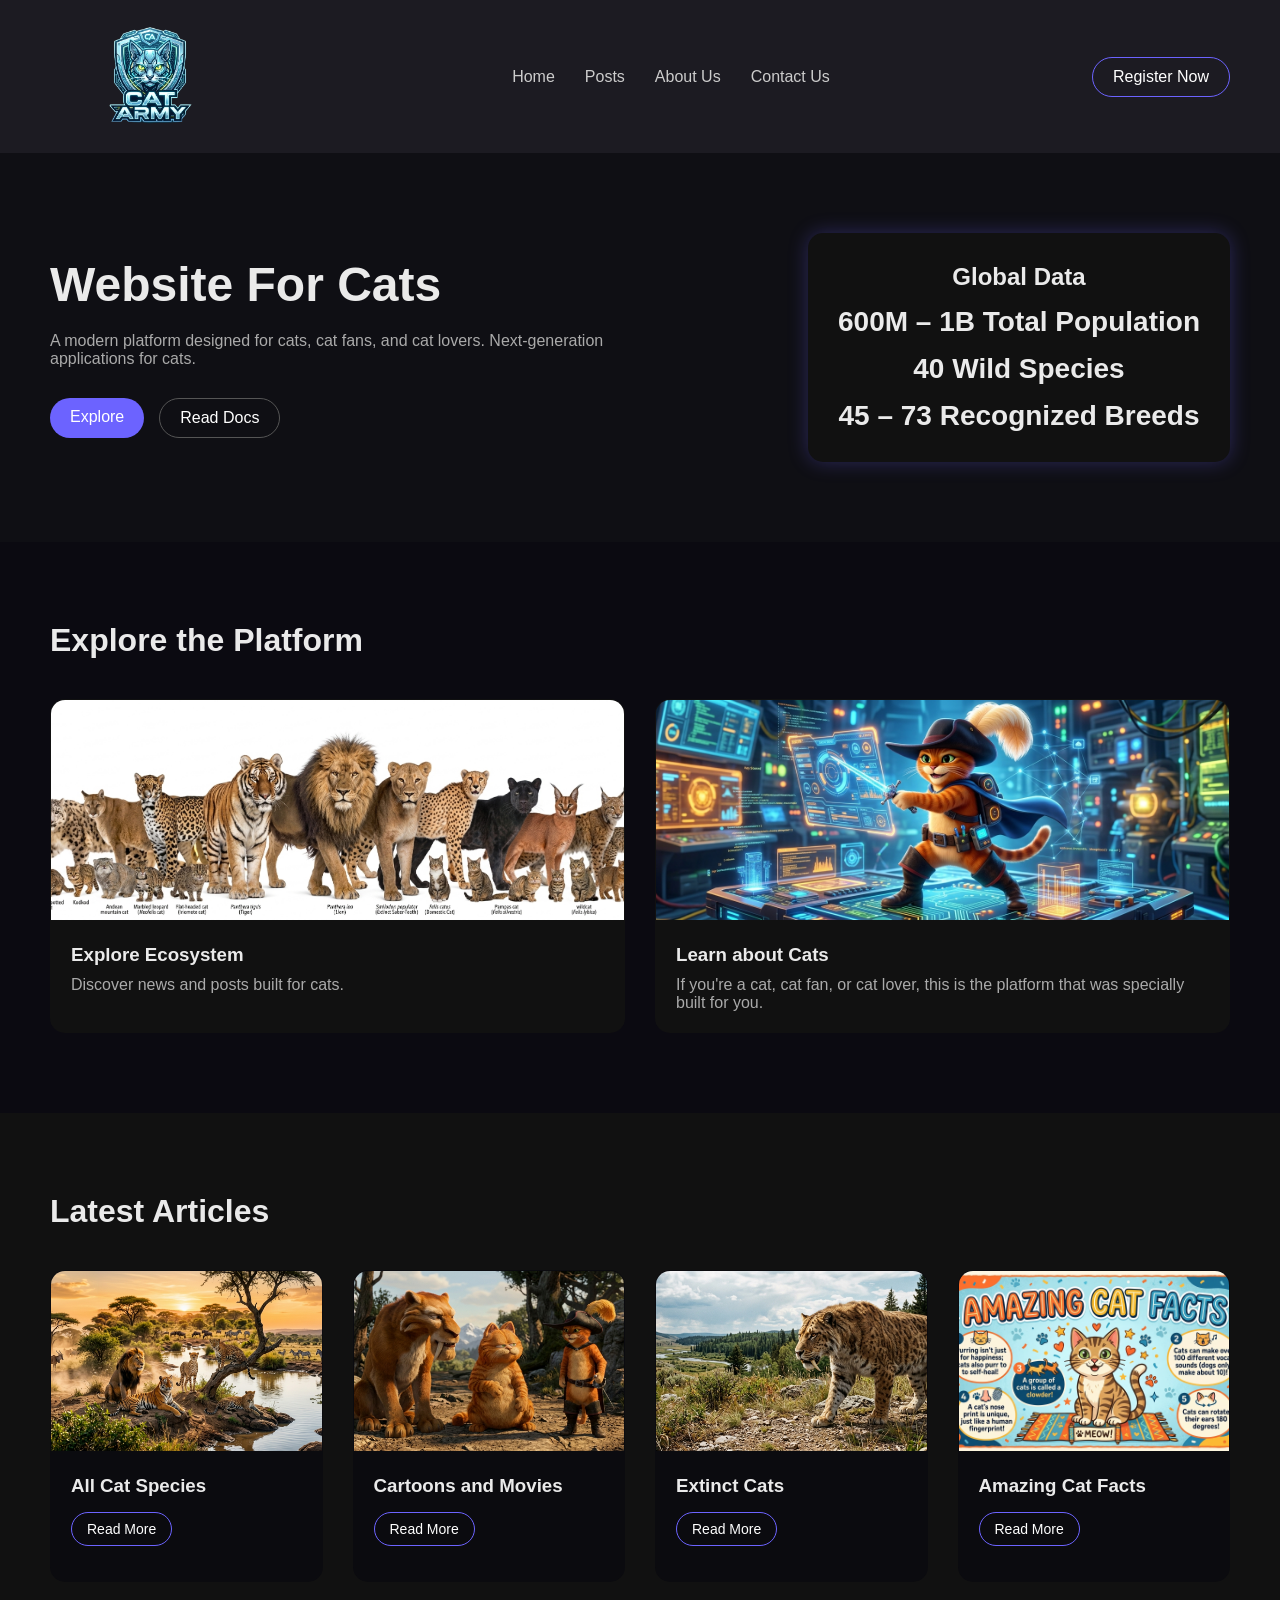
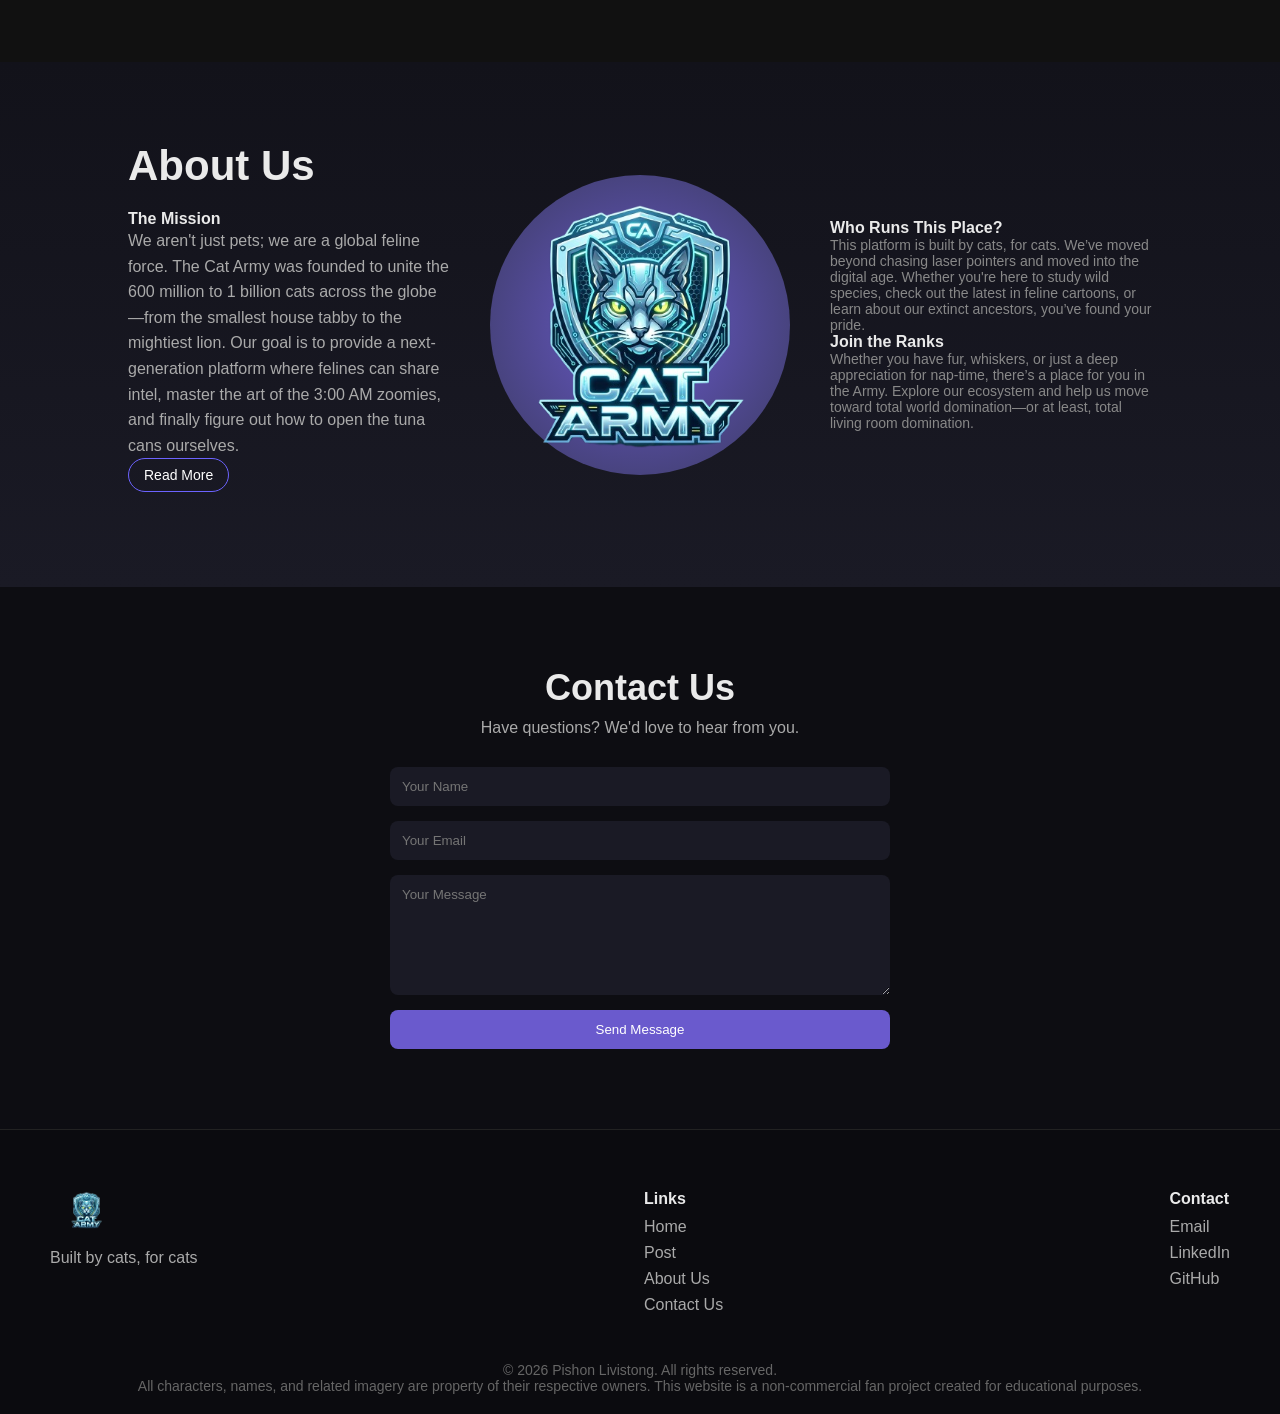
<file: index.html>
<!DOCTYPE html>
<html lang="en">
<head>
    <meta charset="UTF-8">
    <meta name="viewport" content="width=device-width, initial-scale=1.0">
    <title>CAT ARMY</title>
    <link rel="stylesheet" href="style.css">
    <link rel="icon" href="logo.png" width="16px" height="16px">
</head>
<body>

    <!--  NAVBAR -->
    <header class="navbar">
        <div class="logo">
            <img src="logo.png" width="200px" height="100%">
        </div>

        <nav>
            <ul>
                <li><a href="index.html">Home</a></li>
                <li><a href="post.html">Posts</a></li>
                <li><a href="AboutUs.html">About Us</a></li>
                <li><a href="ContactUs.html">Contact Us</a></li>
            </ul>
        </nav>

        <a href="https://forms.gle/dpwTbv9vjSBRurQ58" class="btn">Register Now</a>
    </header>


    <!-- HERO SECTION -->
    <section class="hero">
        <div class="hero-left">
            <h1>Website For Cats</h1>
            <p>
                A modern platform designed for cats, cat fans, and cat lovers. Next-generation applications for cats.
            </p>

            <div class="hero-buttons">
                <a href="AboutUs.html" class="btn primary">Explore</a>
                <a href="post.html" class="btn secondary">Read Docs</a>
            </div>
        </div>

        <div class="hero-right">
            <div class="stats-box">
                
                <h1>Global Data<h1>

                <h2>600M – 1B Total Population</h2>

                <h2>40 Wild Species</h2>

                <h2>45 – 73 Recognized Breeds</h2>
            </div>
        </div>
    </section>

    <!--  FEATURE SECTION -->
 <section class="features">

    <h2 class="section-title">Explore the Platform</h2>

    <div class="feature-container">

        <!-- CARD 1 -->
        <div class="feature-card">
            <img src="img1.png" >

            <div class="feature-content">
                <h3>Explore Ecosystem</h3>
                <p>Discover news and posts built for cats.</p>
            </div>
        </div>

        <!-- CARD 2 -->
        <div class="feature-card">
            <img src="img2.png" >

            <div class="feature-content">
                <h3>Learn about Cats</h3>
                <p>If you're a cat, cat fan, or cat lover, this is the platform that was specially built for you.</p>
            </div>
        </div>

    </div>

 </section>
 
 <!-- BLOG SECTION -->
 <section class="blog">

    <h2 class="section-title">Latest Articles</h2>

    <div class="blog-container">

        <!-- CARD 1 -->
        <div class="blog-card">
            <img src="img3.png">

            <div class="blog-content">
                <h3>All Cat Species</h3>
                <a href="4-AllCatSpecies.html" class="read-btn">Read More</a>
            </div>
        </div>

        <!-- CARD 2 -->
        <div class="blog-card">
            <img src="img4.png">

            <div class="blog-content">
                <h3>Cartoons and Movies</h3>
                <a href="3-CartoonsAndMovies.html" class="read-btn">Read More</a>
            </div>
        </div>

        <!-- CARD 3 -->
        <div class="blog-card">
            <img src="img5.png">

            <div class="blog-content">
                <h3>Extinct Cats</h3>
                <a href="2-ExtintcCats.html" class="read-btn">Read More</a>
            </div>
        </div>

        <!-- CARD 4 -->
        <div class="blog-card">
            <img src="img6.png">

            <div class="blog-content">
                <h3>Amazing Cat Facts</h3>
                <a href="1-AmazingCatFacts.html" class="read-btn">Read More</a>
            </div>
        </div>

    </div>

 </section>

 <!-- ABOUT US -->
 <section class="about">
    <div class="about-container">
        
        <div class="about-text">
            <h1>About Us</h1>
            <h4>The Mission</h4>
            <p>We aren't just pets; we are a global feline force. The Cat Army was founded to unite the 600 million to 1 billion cats across the globe—from the smallest house tabby to the mightiest lion. Our goal is to provide a next-generation platform where felines can share intel, master the art of the 3:00 AM zoomies, and finally figure out how to open the tuna cans ourselves.
            </p>
            <a href="AboutUs.html" class="read-btn">Read More</a>
        </div>

        <div class="circle">
            <img src="logo.png">
        </div>

        <div class="about-side">
            <h4>Who Runs This Place?</h4>
            <p>
            This platform is built by cats, for cats. We’ve moved beyond chasing laser pointers and moved into the digital age. Whether you're here to study wild species, check out the latest in feline cartoons, or learn about our extinct ancestors, you’ve found your pride.
            </p>
            <h4>Join the Ranks</h4>
            <p>Whether you have fur, whiskers, or just a deep appreciation for nap-time, there’s a place for you in the Army. Explore our ecosystem and help us move toward total world domination—or at least, total living room domination.</p>
        </div>

    </div>
 </section>


 <!-- CONTACT US -->
 <section class="contact">
    <div class="contact-container">

        <h2>Contact Us</h2>
        <p>Have questions? We'd love to hear from you.</p>

        <form>
            <input type="text" placeholder="Your Name">
            <input type="email" placeholder="Your Email">
            <textarea placeholder="Your Message"></textarea>
            <button type="submit">Send Message</button>
        </form>

    </div>
 </section>

 <!-- FOOTER -->
 <footer class="footer">

    <div class="footer-container">

        <div class="footer-left">
            <img src="logo.png">
            <p>Built by cats, for cats</p>
        </div>

        <div class="footer-links">
            <h4>Links</h4>
            <a href="index.html">Home</a>
            <a href="post.html">Post</a>
            <a href="AboutUs.html">About Us</a>
            <a href="ContactUs.html">Contact Us</a>
        </div>

        <div class="footer-links">
            <h4>Contact</h4>
            <a href="#">Email</a>
            <a href="#">LinkedIn</a>
            <a href="#">GitHub</a>
        </div>

    </div>

    <div class="footer-bottom">
        <p>© 2026 Pishon Livistong. All rights reserved.</p>
        <p>All characters, names, and related imagery are property of their respective owners. This website is a non-commercial fan project created for educational purposes.</p>
    </div>

 </footer>

</body>
</html>
</file>
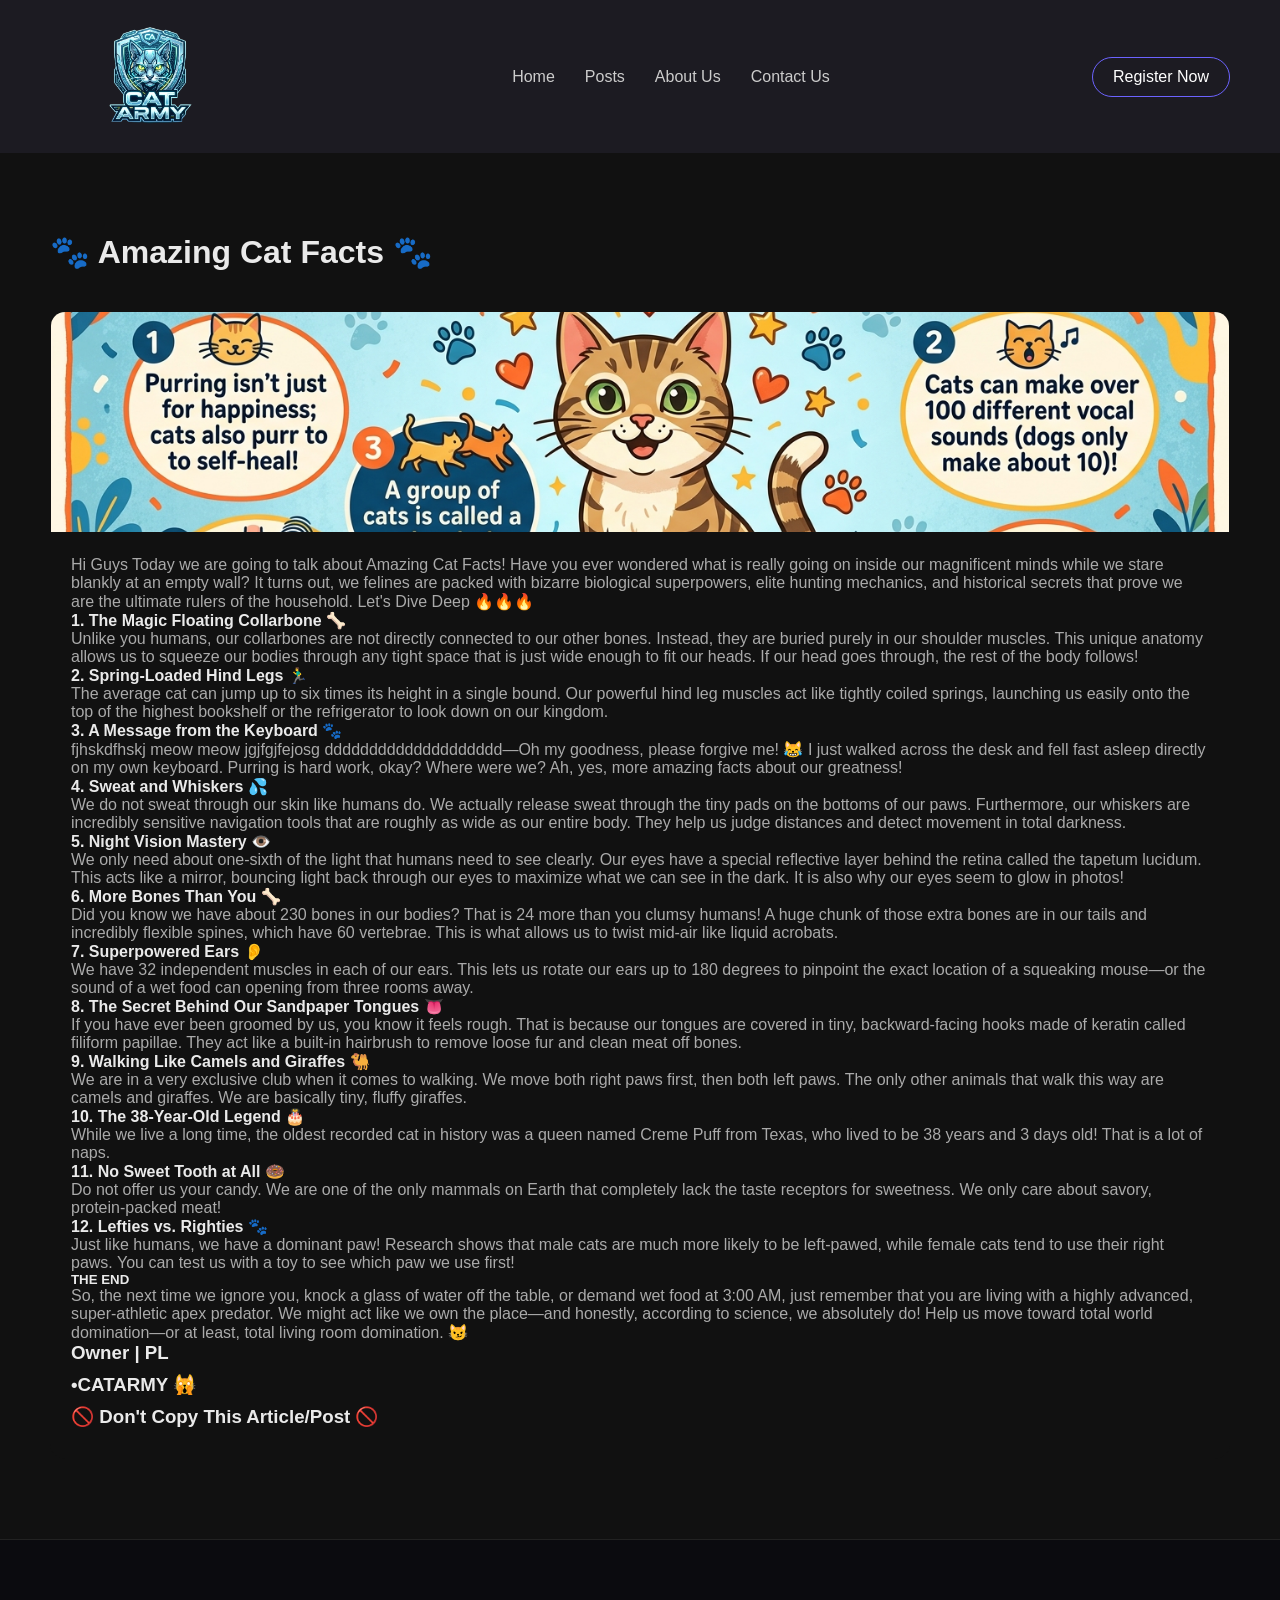
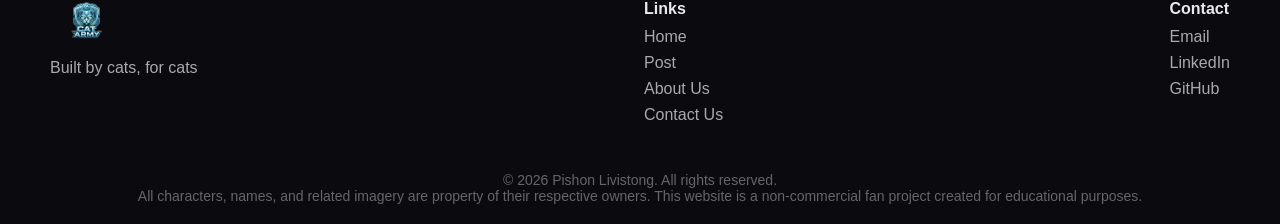
<file: 1-AmazingCatFacts.html>
<!DOCTYPE html>
<html lang="en">
<head>
    <meta charset="UTF-8">
    <meta name="viewport" content="width=device-width, initial-scale=1.0">
    <title>CAT ARMY</title>
    <link rel="stylesheet" href="style.css">
    <link rel="icon" href="logo.png" width="16px" height="16px">
</head>
<body>

    <!--  NAVBAR -->
    <header class="navbar">
        <div class="logo">
            <img src="logo.png" width="200px" height="100%">
        </div>

        <nav>
            <ul>
                <li><a href="index.html">Home</a></li>
                <li><a href="post.html">Posts</a></li>
                <li><a href="AboutUs.html">About Us</a></li>
                <li><a href="ContactUs.html">Contact Us</a></li>
            </ul>
        </nav>

        <a href="https://forms.gle/dpwTbv9vjSBRurQ58" class="btn">Register Now</a>
    </header>

 <section class="blog">

    <h2 class="section-title">🐾 Amazing Cat Facts 🐾</h2>

    <div class="feature-container">

        <!-- CARD -->
        <div class="feature-card">
            <img src="img6.png" >

            <div class="feature-content">
                <p> Hi Guys Today we are going to talk about Amazing Cat Facts! Have you ever wondered what is really going on inside our magnificent minds while we stare blankly at an empty wall? It turns out, we felines are packed with bizarre biological superpowers, elite hunting mechanics, and historical secrets that prove we are the ultimate rulers of the household. Let's Dive Deep 🔥🔥🔥</p>
                <h4>1. The Magic Floating Collarbone 🦴</h4>
                <p>Unlike you humans, our collarbones are not directly connected to our other bones. Instead, they are buried purely in our shoulder muscles. This unique anatomy allows us to squeeze our bodies through any tight space that is just wide enough to fit our heads. If our head goes through, the rest of the body follows!</p>
                <h4>2. Spring-Loaded Hind Legs 🏃‍♂️</h4>
                <p>The average cat can jump up to six times its height in a single bound. Our powerful hind leg muscles act like tightly coiled springs, launching us easily onto the top of the highest bookshelf or the refrigerator to look down on our kingdom.</p>
                <h4>3. A Message from the Keyboard 🐾</h4>
                <p>fjhskdfhskj meow meow jgjfgjfejosg dddddddddddddddddddd—Oh my goodness, please forgive me! 😹 I just walked across the desk and fell fast asleep directly on my own keyboard. Purring is hard work, okay? Where were we? Ah, yes, more amazing facts about our greatness!</p>
                <h4>4. Sweat and Whiskers 💦</h4>
                <p>We do not sweat through our skin like humans do. We actually release sweat through the tiny pads on the bottoms of our paws. Furthermore, our whiskers are incredibly sensitive navigation tools that are roughly as wide as our entire body. They help us judge distances and detect movement in total darkness.  </p>
                <h4>5. Night Vision Mastery 👁️</h4>
                <p>We only need about one-sixth of the light that humans need to see clearly. Our eyes have a special reflective layer behind the retina called the tapetum lucidum. This acts like a mirror, bouncing light back through our eyes to maximize what we can see in the dark. It is also why our eyes seem to glow in photos!  </p>
                <h4>6. More Bones Than You 🦴</h4>
                <p>Did you know we have about 230 bones in our bodies? That is 24 more than you clumsy humans! A huge chunk of those extra bones are in our tails and incredibly flexible spines, which have 60 vertebrae. This is what allows us to twist mid-air like liquid acrobats.</p>
                <h4>7. Superpowered Ears 👂</h4>
                <p>We have 32 independent muscles in each of our ears. This lets us rotate our ears up to 180 degrees to pinpoint the exact location of a squeaking mouse—or the sound of a wet food can opening from three rooms away.</p>
                <h4>8. The Secret Behind Our Sandpaper Tongues 👅</h4>
                <p>If you have ever been groomed by us, you know it feels rough. That is because our tongues are covered in tiny, backward-facing hooks made of keratin called filiform papillae. They act like a built-in hairbrush to remove loose fur and clean meat off bones.</p>
                <h4>9. Walking Like Camels and Giraffes 🐫</h4>
                <p>We are in a very exclusive club when it comes to walking. We move both right paws first, then both left paws. The only other animals that walk this way are camels and giraffes. We are basically tiny, fluffy giraffes.</p>
                <h4>10. The 38-Year-Old Legend 🎂</h4>
                <p>While we live a long time, the oldest recorded cat in history was a queen named Creme Puff from Texas, who lived to be 38 years and 3 days old! That is a lot of naps.</p>
                <h4>11. No Sweet Tooth at All 🍩</h4>
                <p>Do not offer us your candy. We are one of the only mammals on Earth that completely lack the taste receptors for sweetness. We only care about savory, protein-packed meat!</p>
                <h4>12. Lefties vs. Righties 🐾</h4>
                <p>Just like humans, we have a dominant paw! Research shows that male cats are much more likely to be left-pawed, while female cats tend to use their right paws. You can test us with a toy to see which paw we use first!</p>
                <h5>THE END</h5>
                <p>So, the next time we ignore you, knock a glass of water off the table, or demand wet food at 3:00 AM, just remember that you are living with a highly advanced, super-athletic apex predator. We might act like we own the place—and honestly, according to science, we absolutely do! Help us move toward total world domination—or at least, total living room domination. 😼</p>
                <h3>Owner | PL</h3>
                <h3>•CATARMY 🙀 </h3>
                <h3>🚫 Don't Copy This Article/Post  🚫</h3>
            </div>
       </div>



 </section>


 <!-- FOOTER -->
 <footer class="footer">

    <div class="footer-container">

        <div class="footer-left">
            <img src="logo.png">
            <p>Built by cats, for cats</p>
        </div>

        <div class="footer-links">
            <h4>Links</h4>
            <a href="index.html">Home</a>
            <a href="post.html">Post</a>
            <a href="AboutUs.html">About Us</a>
            <a href="ContactUs.html">Contact Us</a>
        </div>

        <div class="footer-links">
            <h4>Contact</h4>
            <a href="#">Email</a>
            <a href="#">LinkedIn</a>
            <a href="#">GitHub</a>
        </div>

    </div>

    <div class="footer-bottom">
        <p>© 2026 Pishon Livistong. All rights reserved.</p>
        <p>All characters, names, and related imagery are property of their respective owners. This website is a non-commercial fan project created for educational purposes.</p>
    </div>

 </footer>

</body>
</html>
</file>
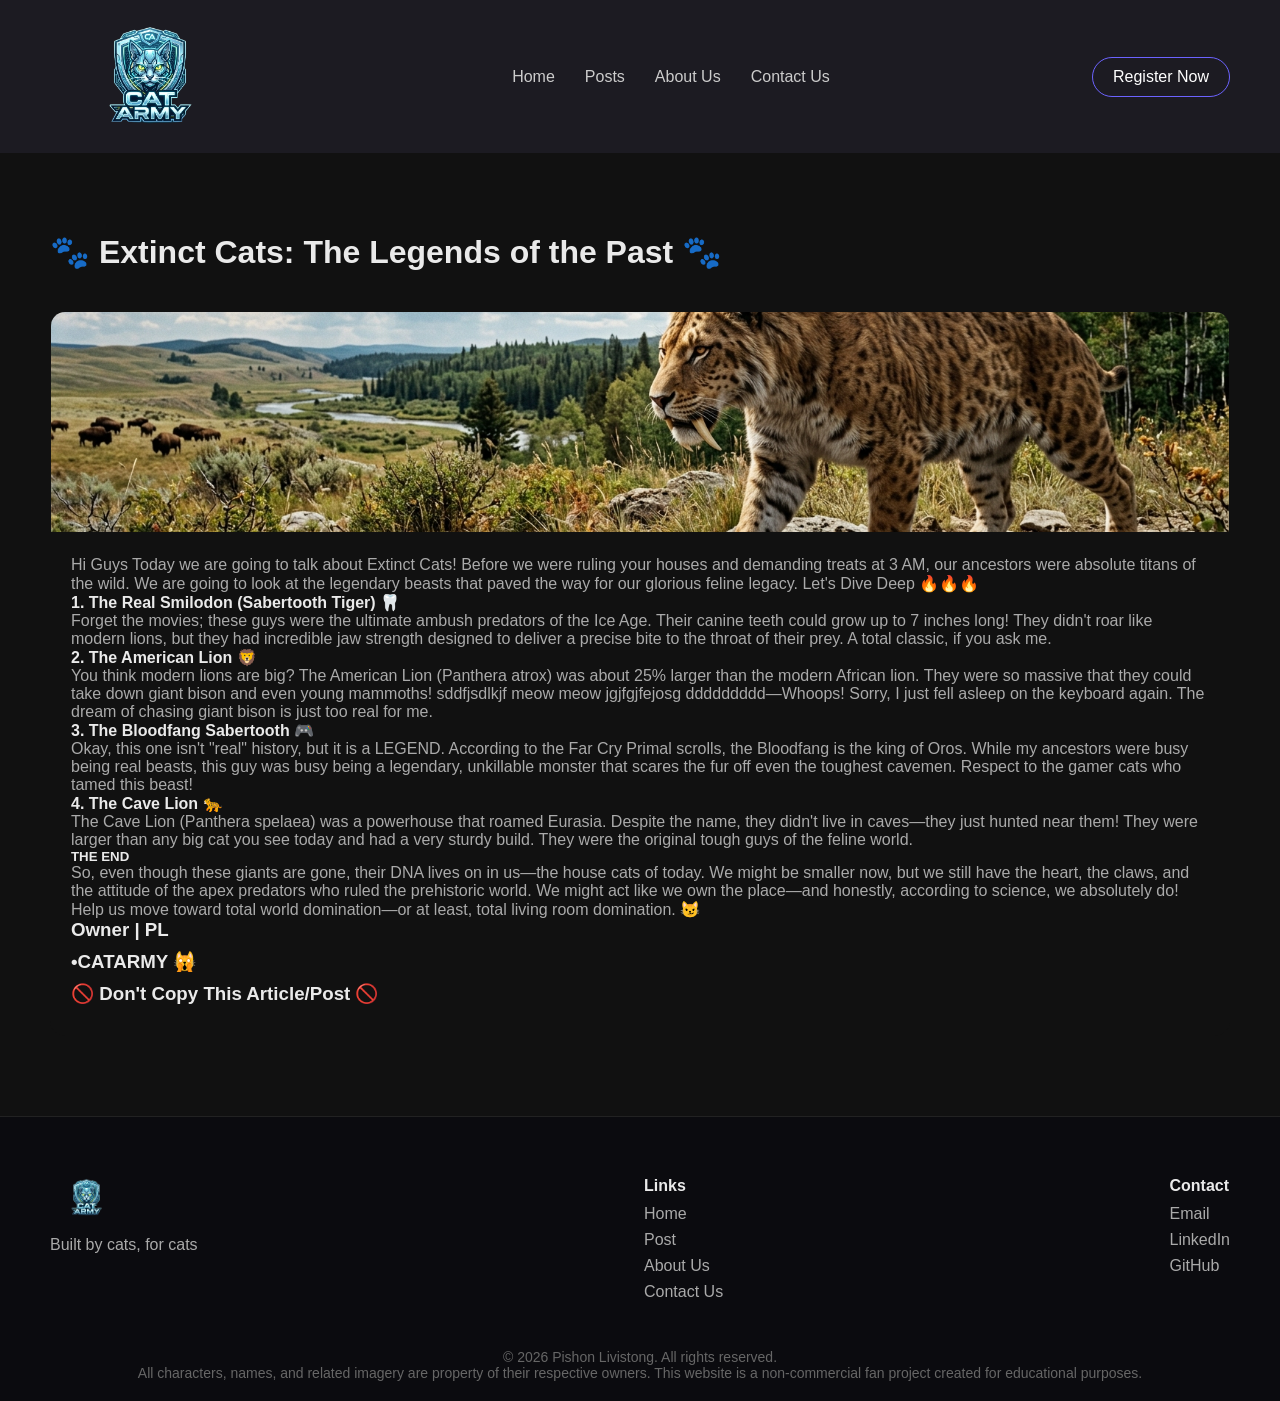
<file: 2-ExtintcCats.html>
<!DOCTYPE html>
<html lang="en">
<head>
    <meta charset="UTF-8">
    <meta name="viewport" content="width=device-width, initial-scale=1.0">
    <title>CAT ARMY</title>
    <link rel="stylesheet" href="style.css">
    <link rel="icon" href="logo.png" width="16px" height="16px">
</head>
<body>

    <!--  NAVBAR -->
    <header class="navbar">
        <div class="logo">
            <img src="logo.png" width="200px" height="100%">
        </div>

        <nav>
            <ul>
                <li><a href="index.html">Home</a></li>
                <li><a href="post.html">Posts</a></li>
                <li><a href="AboutUs.html">About Us</a></li>
                <li><a href="ContactUs.html">Contact Us</a></li>
            </ul>
        </nav>

        <a href="https://forms.gle/dpwTbv9vjSBRurQ58" class="btn">Register Now</a>
    </header>

 <!-- BLOG SECTION -->
 <section class="blog">

    <h2 class="section-title">🐾 Extinct Cats: The Legends of the Past 🐾</h2>

    <div class="feature-container">

        <!-- CARD -->
        <div class="feature-card">
            <img src="img5.png" >

            <div class="feature-content">
                <p>Hi Guys Today we are going to talk about Extinct Cats! Before we were ruling your houses and demanding treats at 3 AM, our ancestors were absolute titans of the wild. We are going to look at the legendary beasts that paved the way for our glorious feline legacy. Let's Dive Deep 🔥🔥🔥</p>

                    <h4>1. The Real Smilodon (Sabertooth Tiger) 🦷</h4>
                    <p>Forget the movies; these guys were the ultimate ambush predators of the Ice Age. Their canine teeth could grow up to 7 inches long! They didn't roar like modern lions, but they had incredible jaw strength designed to deliver a precise bite to the throat of their prey. A total classic, if you ask me.</p>

                    <h4>2. The American Lion 🦁</h4>
                    <p>You think modern lions are big? The American Lion (Panthera atrox) was about 25% larger than the modern African lion. They were so massive that they could take down giant bison and even young mammoths! sddfjsdlkjf meow meow jgjfgjfejosg ddddddddd—Whoops! Sorry, I just fell asleep on the keyboard again. The dream of chasing giant bison is just too real for me.</p>

                    <h4>3. The Bloodfang Sabertooth 🎮</h4>
                    <p>Okay, this one isn't "real" history, but it is a LEGEND. According to the Far Cry Primal scrolls, the Bloodfang is the king of Oros. While my ancestors were busy being real beasts, this guy was busy being a legendary, unkillable monster that scares the fur off even the toughest cavemen. Respect to the gamer cats who tamed this beast!</p>

                    <h4>4. The Cave Lion 🐆</h4>
                    <p>The Cave Lion (Panthera spelaea) was a powerhouse that roamed Eurasia. Despite the name, they didn't live in caves—they just hunted near them! They were larger than any big cat you see today and had a very sturdy build. They were the original tough guys of the feline world.</p>

                    <h5>THE END</h5>
                    <p>So, even though these giants are gone, their DNA lives on in us—the house cats of today. We might be smaller now, but we still have the heart, the claws, and the attitude of the apex predators who ruled the prehistoric world. We might act like we own the place—and honestly, according to science, we absolutely do! Help us move toward total world domination—or at least, total living room domination. 😼</p>

                    <h3>Owner | PL</h3>
                    <h3>•CATARMY 🙀 </h3>
                    <h3>🚫 Don't Copy This Article/Post 🚫</h3>
            </div>
        </div>

 </section>


 <!-- FOOTER -->
 <footer class="footer">

    <div class="footer-container">

        <div class="footer-left">
            <img src="logo.png">
            <p>Built by cats, for cats</p>
        </div>

        <div class="footer-links">
            <h4>Links</h4>
            <a href="index.html">Home</a>
            <a href="post.html">Post</a>
            <a href="AboutUs.html">About Us</a>
            <a href="ContactUs.html">Contact Us</a>
        </div>

        <div class="footer-links">
            <h4>Contact</h4>
            <a href="#">Email</a>
            <a href="#">LinkedIn</a>
            <a href="#">GitHub</a>
        </div>

    </div>

    <div class="footer-bottom">
        <p>© 2026 Pishon Livistong. All rights reserved.</p>
        <p>All characters, names, and related imagery are property of their respective owners. This website is a non-commercial fan project created for educational purposes.</p>
    </div>

 </footer>

</body>
</html>
</file>
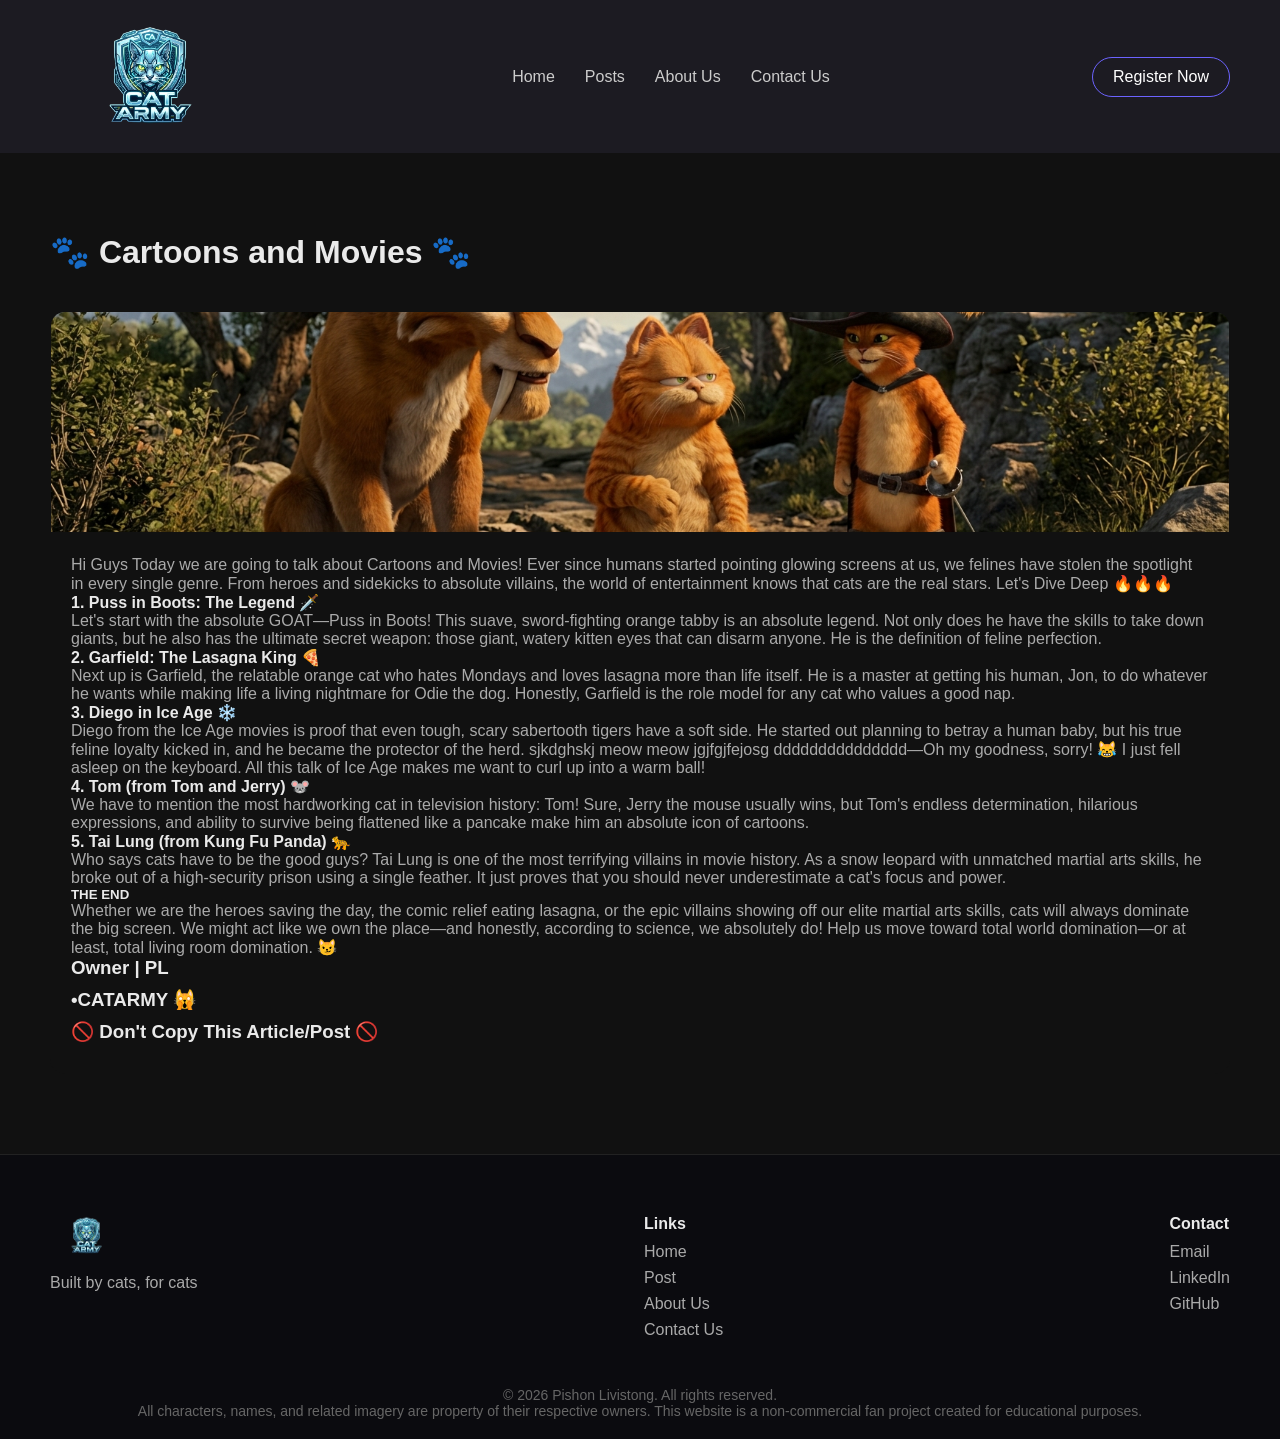
<file: 3-CartoonsAndMovies.html>
<!DOCTYPE html>
<html lang="en">
<head>
    <meta charset="UTF-8">
    <meta name="viewport" content="width=device-width, initial-scale=1.0">
    <title>CAT ARMY</title>
    <link rel="stylesheet" href="style.css">
    <link rel="icon" href="logo.png" width="16px" height="16px">
</head>
<body>

    <!--  NAVBAR -->
    <header class="navbar">
        <div class="logo">
            <img src="logo.png" width="200px" height="100%">
        </div>

        <nav>
            <ul>
                <li><a href="index.html">Home</a></li>
                <li><a href="post.html">Posts</a></li>
                <li><a href="AboutUs.html">About Us</a></li>
                <li><a href="ContactUs.html">Contact Us</a></li>
            </ul>
        </nav>

        <a href="https://forms.gle/dpwTbv9vjSBRurQ58" class="btn">Register Now</a>
    </header>

 <!-- BLOG SECTION -->
 <section class="blog">

    <h2 class="section-title">🐾 Cartoons and Movies 🐾</h2>

    <div class="feature-container">

        <!-- CARD -->
        <div class="feature-card">
            <img src="img4.png" >

            <div class="feature-content">
                    <p>Hi Guys Today we are going to talk about Cartoons and Movies! Ever since humans started pointing glowing screens at us, we felines have stolen the spotlight in every single genre. From heroes and sidekicks to absolute villains, the world of entertainment knows that cats are the real stars. Let's Dive Deep 🔥🔥🔥</p>

                    <h4>1. Puss in Boots: The Legend 🗡️</h4>
                    <p>Let's start with the absolute GOAT—Puss in Boots! This suave, sword-fighting orange tabby is an absolute legend. Not only does he have the skills to take down giants, but he also has the ultimate secret weapon: those giant, watery kitten eyes that can disarm anyone. He is the definition of feline perfection.</p>

                    <h4>2. Garfield: The Lasagna King 🍕</h4>
                    <p>Next up is Garfield, the relatable orange cat who hates Mondays and loves lasagna more than life itself. He is a master at getting his human, Jon, to do whatever he wants while making life a living nightmare for Odie the dog. Honestly, Garfield is the role model for any cat who values a good nap.</p>

                    <h4>3. Diego in Ice Age ❄️</h4>
                    <p>Diego from the Ice Age movies is proof that even tough, scary sabertooth tigers have a soft side. He started out planning to betray a human baby, but his true feline loyalty kicked in, and he became the protector of the herd. sjkdghskj meow meow jgjfgjfejosg ddddddddddddddd—Oh my goodness, sorry! 😹 I just fell asleep on the keyboard. All this talk of Ice Age makes me want to curl up into a warm ball!</p>

                    <h4>4. Tom (from Tom and Jerry) 🐭</h4>
                    <p>We have to mention the most hardworking cat in television history: Tom! Sure, Jerry the mouse usually wins, but Tom's endless determination, hilarious expressions, and ability to survive being flattened like a pancake make him an absolute icon of cartoons.</p>

                    <h4>5. Tai Lung (from Kung Fu Panda) 🐆</h4>
                    <p>Who says cats have to be the good guys? Tai Lung is one of the most terrifying villains in movie history. As a snow leopard with unmatched martial arts skills, he broke out of a high-security prison using a single feather. It just proves that you should never underestimate a cat's focus and power.</p>

                    <h5>THE END</h5>
                    <p>Whether we are the heroes saving the day, the comic relief eating lasagna, or the epic villains showing off our elite martial arts skills, cats will always dominate the big screen. We might act like we own the place—and honestly, according to science, we absolutely do! Help us move toward total world domination—or at least, total living room domination. 😼</p>

                    <h3>Owner | PL</h3>
                    <h3>•CATARMY 🙀 </h3>
                    <h3>🚫 Don't Copy This Article/Post 🚫</h3>
            </div>
        </div>

 </section>


 <!-- FOOTER -->
 <footer class="footer">

    <div class="footer-container">

        <div class="footer-left">
            <img src="logo.png">
            <p>Built by cats, for cats</p>
        </div>

        <div class="footer-links">
            <h4>Links</h4>
            <a href="index.html">Home</a>
            <a href="post.html">Post</a>
            <a href="AboutUs.html">About Us</a>
            <a href="ContactUs.html">Contact Us</a>
        </div>

        <div class="footer-links">
            <h4>Contact</h4>
            <a href="#">Email</a>
            <a href="#">LinkedIn</a>
            <a href="#">GitHub</a>
        </div>

    </div>

    <div class="footer-bottom">
        <p>© 2026 Pishon Livistong. All rights reserved.</p>
        <p>All characters, names, and related imagery are property of their respective owners. This website is a non-commercial fan project created for educational purposes.</p>
    </div>

 </footer>

</body>
</html>
</file>
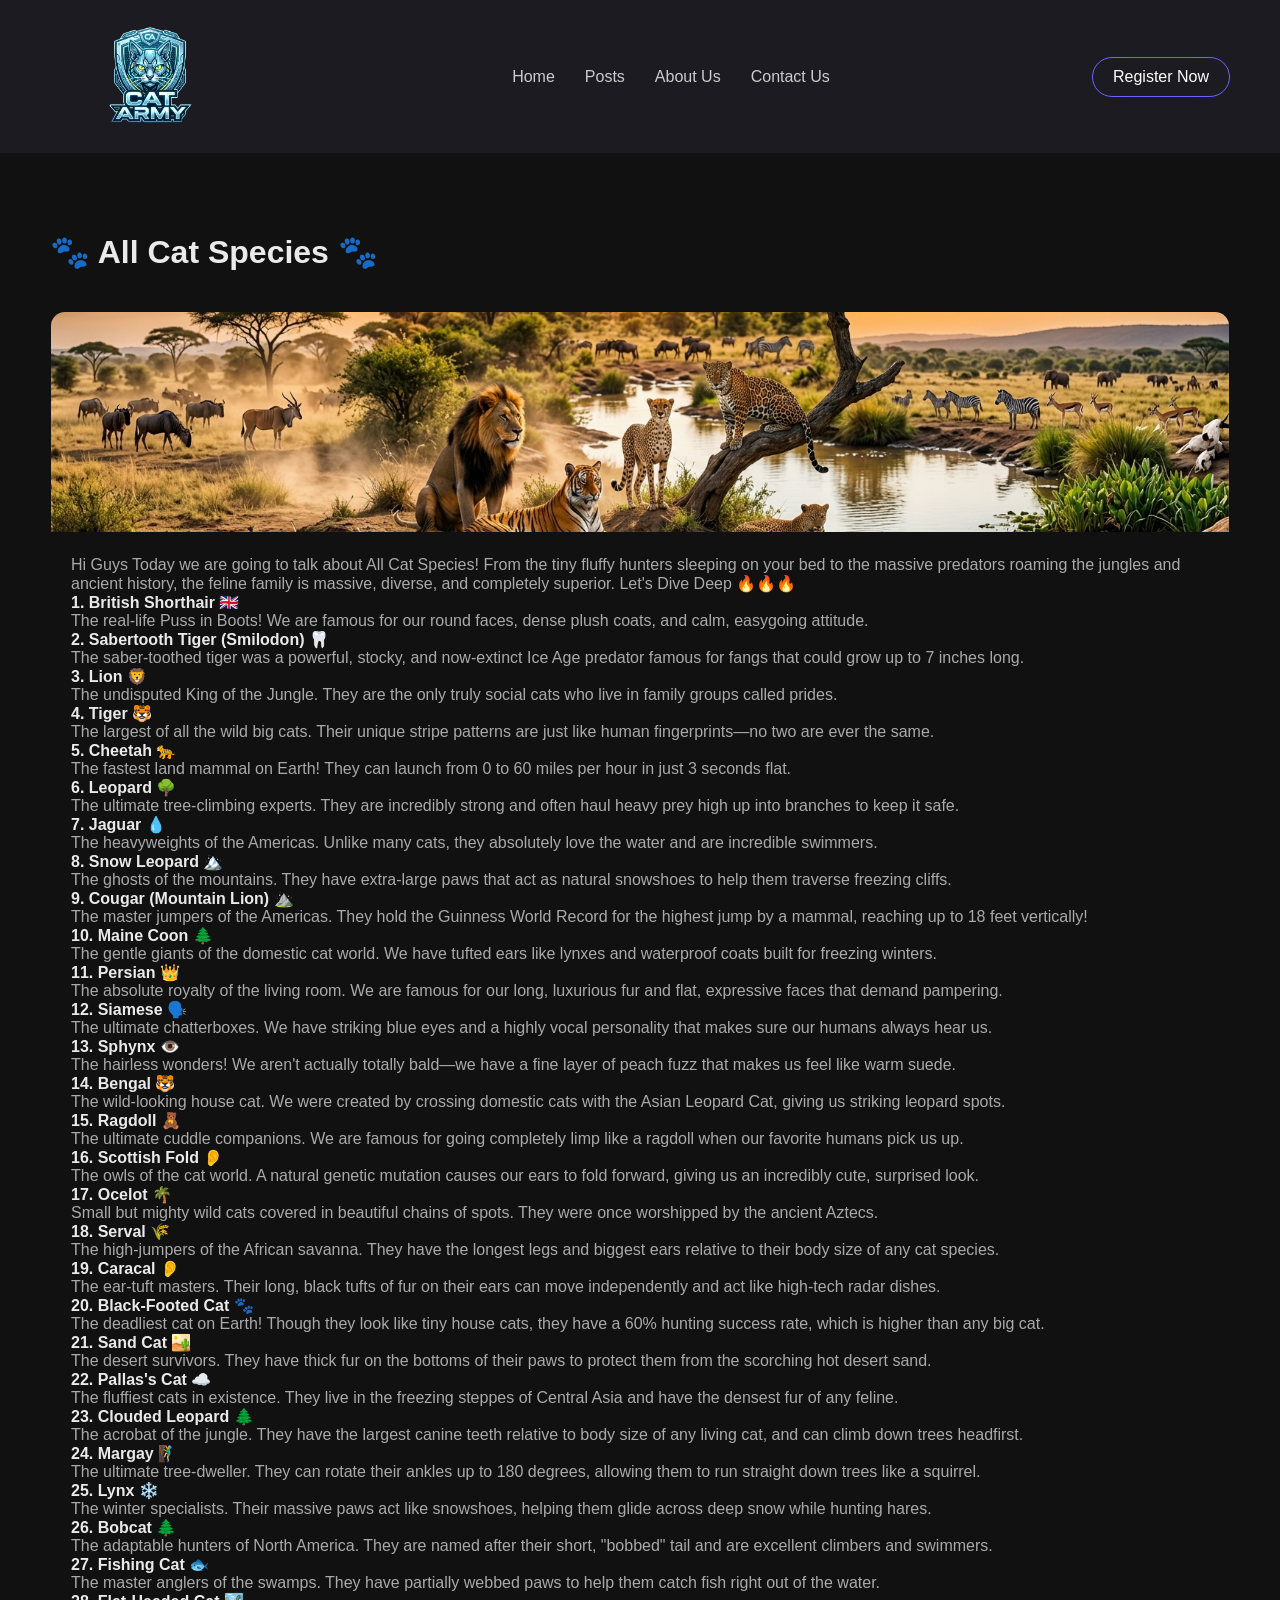
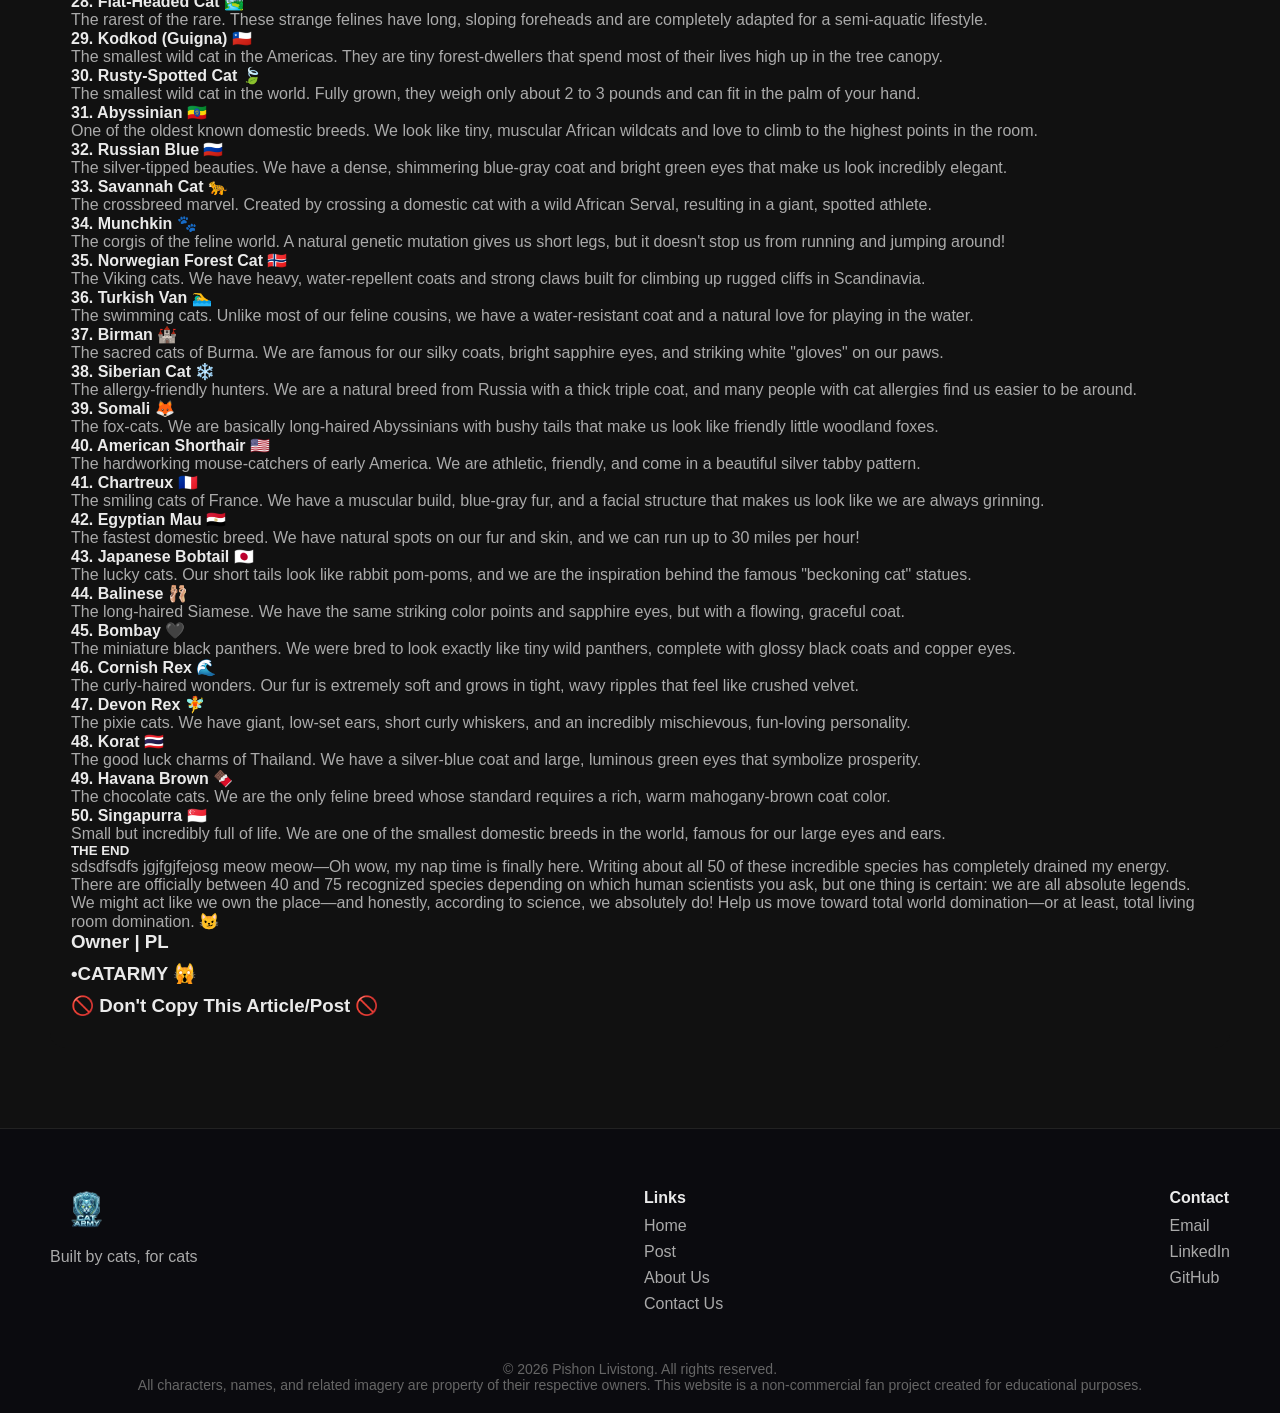
<file: 4-AllCatSpecies.html>
<!DOCTYPE html>
<html lang="en">
<head>
    <meta charset="UTF-8">
    <meta name="viewport" content="width=device-width, initial-scale=1.0">
    <title>CAT ARMY</title>
    <link rel="stylesheet" href="style.css">
    <link rel="icon" href="logo.png" width="16px" height="16px">
</head>
<body>

    <!--  NAVBAR -->
    <header class="navbar">
        <div class="logo">
            <img src="logo.png" width="200px" height="100%">
        </div>

        <nav>
            <ul>
                <li><a href="index.html">Home</a></li>
                <li><a href="post.html">Posts</a></li>
                <li><a href="AboutUs.html">About Us</a></li>
                <li><a href="ContactUs.html">Contact Us</a></li>
            </ul>
        </nav>

        <a href="https://forms.gle/dpwTbv9vjSBRurQ58" class="btn">Register Now</a>
    </header>

 <!-- BLOG SECTION -->
 <section class="blog">

    <h2 class="section-title">🐾 All Cat Species 🐾</h2>

    <div class="feature-container">

        <!-- CARD -->
        <div class="feature-card">
            <img src="img3.png" >

            <div class="feature-content">
                    <p>Hi Guys Today we are going to talk about All Cat Species! From the tiny fluffy hunters sleeping on your bed to the massive predators roaming the jungles and ancient history, the feline family is massive, diverse, and completely superior. Let's Dive Deep 🔥🔥🔥</p>

                    <h4>1. British Shorthair 🇬🇧</h4>
                    <p>The real-life Puss in Boots! We are famous for our round faces, dense plush coats, and calm, easygoing attitude.</p>

                    <h4>2. Sabertooth Tiger (Smilodon) 🦷</h4>
                    <p>The saber-toothed tiger was a powerful, stocky, and now-extinct Ice Age predator famous for fangs that could grow up to 7 inches long.</p>

                    <h4>3. Lion 🦁</h4>
                    <p>The undisputed King of the Jungle. They are the only truly social cats who live in family groups called prides.</p>

                    <h4>4. Tiger 🐯</h4>
                    <p>The largest of all the wild big cats. Their unique stripe patterns are just like human fingerprints—no two are ever the same.</p>

                    <h4>5. Cheetah 🐆</h4>
                    <p>The fastest land mammal on Earth! They can launch from 0 to 60 miles per hour in just 3 seconds flat.</p>

                    <h4>6. Leopard 🌳</h4>
                    <p>The ultimate tree-climbing experts. They are incredibly strong and often haul heavy prey high up into branches to keep it safe.</p>

                    <h4>7. Jaguar 💧</h4>
                    <p>The heavyweights of the Americas. Unlike many cats, they absolutely love the water and are incredible swimmers.</p>

                    <h4>8. Snow Leopard 🏔️</h4>
                    <p>The ghosts of the mountains. They have extra-large paws that act as natural snowshoes to help them traverse freezing cliffs.</p>

                    <h4>9. Cougar (Mountain Lion) ⛰️</h4>
                    <p>The master jumpers of the Americas. They hold the Guinness World Record for the highest jump by a mammal, reaching up to 18 feet vertically!</p>

                    <h4>10. Maine Coon 🌲</h4>
                    <p>The gentle giants of the domestic cat world. We have tufted ears like lynxes and waterproof coats built for freezing winters.</p>

                    <h4>11. Persian 👑</h4>
                    <p>The absolute royalty of the living room. We are famous for our long, luxurious fur and flat, expressive faces that demand pampering.</p>

                    <h4>12. Siamese 🗣️</h4>
                    <p>The ultimate chatterboxes. We have striking blue eyes and a highly vocal personality that makes sure our humans always hear us.</p>

                    <h4>13. Sphynx 👁️</h4>
                    <p>The hairless wonders! We aren't actually totally bald—we have a fine layer of peach fuzz that makes us feel like warm suede.</p>

                    <h4>14. Bengal 🐯</h4>
                    <p>The wild-looking house cat. We were created by crossing domestic cats with the Asian Leopard Cat, giving us striking leopard spots.</p>

                    <h4>15. Ragdoll 🧸</h4>
                    <p>The ultimate cuddle companions. We are famous for going completely limp like a ragdoll when our favorite humans pick us up.</p>

                    <h4>16. Scottish Fold 👂</h4>
                    <p>The owls of the cat world. A natural genetic mutation causes our ears to fold forward, giving us an incredibly cute, surprised look.</p>

                    <h4>17. Ocelot 🌴</h4>
                    <p>Small but mighty wild cats covered in beautiful chains of spots. They were once worshipped by the ancient Aztecs.</p>

                    <h4>18. Serval 🌾</h4>
                    <p>The high-jumpers of the African savanna. They have the longest legs and biggest ears relative to their body size of any cat species.</p>

                    <h4>19. Caracal 👂</h4>
                    <p>The ear-tuft masters. Their long, black tufts of fur on their ears can move independently and act like high-tech radar dishes.</p>

                    <h4>20. Black-Footed Cat 🐾</h4>
                    <p>The deadliest cat on Earth! Though they look like tiny house cats, they have a 60% hunting success rate, which is higher than any big cat.</p>

                    <h4>21. Sand Cat 🏜️</h4>
                    <p>The desert survivors. They have thick fur on the bottoms of their paws to protect them from the scorching hot desert sand.</p>

                    <h4>22. Pallas's Cat ☁️</h4>
                    <p>The fluffiest cats in existence. They live in the freezing steppes of Central Asia and have the densest fur of any feline.</p>

                    <h4>23. Clouded Leopard 🌲</h4>
                    <p>The acrobat of the jungle. They have the largest canine teeth relative to body size of any living cat, and can climb down trees headfirst.</p>

                    <h4>24. Margay 🧗‍♂️</h4>
                    <p>The ultimate tree-dweller. They can rotate their ankles up to 180 degrees, allowing them to run straight down trees like a squirrel.</p>

                    <h4>25. Lynx ❄️</h4>
                    <p>The winter specialists. Their massive paws act like snowshoes, helping them glide across deep snow while hunting hares.</p>

                    <h4>26. Bobcat 🌲</h4>
                    <p>The adaptable hunters of North America. They are named after their short, "bobbed" tail and are excellent climbers and swimmers.</p>

                    <h4>27. Fishing Cat 🐟</h4>
                    <p>The master anglers of the swamps. They have partially webbed paws to help them catch fish right out of the water.</p>

                    <h4>28. Flat-Headed Cat 🏞️</h4>
                    <p>The rarest of the rare. These strange felines have long, sloping foreheads and are completely adapted for a semi-aquatic lifestyle.</p>

                    <h4>29. Kodkod (Guigna) 🇨🇱</h4>
                    <p>The smallest wild cat in the Americas. They are tiny forest-dwellers that spend most of their lives high up in the tree canopy.</p>

                    <h4>30. Rusty-Spotted Cat 🍃</h4>
                    <p>The smallest wild cat in the world. Fully grown, they weigh only about 2 to 3 pounds and can fit in the palm of your hand.</p>

                    <h4>31. Abyssinian 🇪🇹</h4>
                    <p>One of the oldest known domestic breeds. We look like tiny, muscular African wildcats and love to climb to the highest points in the room.</p>

                    <h4>32. Russian Blue 🇷🇺</h4>
                    <p>The silver-tipped beauties. We have a dense, shimmering blue-gray coat and bright green eyes that make us look incredibly elegant.</p>

                    <h4>33. Savannah Cat 🐆</h4>
                    <p>The crossbreed marvel. Created by crossing a domestic cat with a wild African Serval, resulting in a giant, spotted athlete.</p>

                    <h4>34. Munchkin 🐾</h4>
                    <p>The corgis of the feline world. A natural genetic mutation gives us short legs, but it doesn't stop us from running and jumping around!</p>

                    <h4>35. Norwegian Forest Cat 🇳🇴</h4>
                    <p>The Viking cats. We have heavy, water-repellent coats and strong claws built for climbing up rugged cliffs in Scandinavia.</p>

                    <h4>36. Turkish Van 🏊‍♂️</h4>
                    <p>The swimming cats. Unlike most of our feline cousins, we have a water-resistant coat and a natural love for playing in the water.</p>

                    <h4>37. Birman 🏰</h4>
                    <p>The sacred cats of Burma. We are famous for our silky coats, bright sapphire eyes, and striking white "gloves" on our paws.</p>

                    <h4>38. Siberian Cat ❄️</h4>
                    <p>The allergy-friendly hunters. We are a natural breed from Russia with a thick triple coat, and many people with cat allergies find us easier to be around.</p>

                    <h4>39. Somali 🦊</h4>
                    <p>The fox-cats. We are basically long-haired Abyssinians with bushy tails that make us look like friendly little woodland foxes.</p>

                    <h4>40. American Shorthair 🇺🇸</h4>
                    <p>The hardworking mouse-catchers of early America. We are athletic, friendly, and come in a beautiful silver tabby pattern.</p>

                    <h4>41. Chartreux 🇫🇷</h4>
                    <p>The smiling cats of France. We have a muscular build, blue-gray fur, and a facial structure that makes us look like we are always grinning.</p>

                    <h4>42. Egyptian Mau 🇪🇬</h4>
                    <p>The fastest domestic breed. We have natural spots on our fur and skin, and we can run up to 30 miles per hour!</p>

                    <h4>43. Japanese Bobtail 🇯🇵</h4>
                    <p>The lucky cats. Our short tails look like rabbit pom-poms, and we are the inspiration behind the famous "beckoning cat" statues.</p>

                    <h4>44. Balinese 🩰</h4>
                    <p>The long-haired Siamese. We have the same striking color points and sapphire eyes, but with a flowing, graceful coat.</p>

                    <h4>45. Bombay 🖤</h4>
                    <p>The miniature black panthers. We were bred to look exactly like tiny wild panthers, complete with glossy black coats and copper eyes.</p>

                    <h4>46. Cornish Rex 🌊</h4>
                    <p>The curly-haired wonders. Our fur is extremely soft and grows in tight, wavy ripples that feel like crushed velvet.</p>

                    <h4>47. Devon Rex 🧚</h4>
                    <p>The pixie cats. We have giant, low-set ears, short curly whiskers, and an incredibly mischievous, fun-loving personality.</p>

                    <h4>48. Korat 🇹🇭</h4>
                    <p>The good luck charms of Thailand. We have a silver-blue coat and large, luminous green eyes that symbolize prosperity.</p>

                    <h4>49. Havana Brown 🍫</h4>
                    <p>The chocolate cats. We are the only feline breed whose standard requires a rich, warm mahogany-brown coat color.</p>

                    <h4>50. Singapurra 🇸🇬</h4>
                    <p>Small but incredibly full of life. We are one of the smallest domestic breeds in the world, famous for our large eyes and ears.</p>

                    <h5>THE END</h5>
                    <p>sdsdfsdfs jgjfgjfejosg meow meow—Oh wow, my nap time is finally here. Writing about all 50 of these incredible species has completely drained my energy. There are officially between 40 and 75 recognized species depending on which human scientists you ask, but one thing is certain: we are all absolute legends. We might act like we own the place—and honestly, according to science, we absolutely do! Help us move toward total world domination—or at least, total living room domination. 😼</p>

                    <h3>Owner | PL</h3>
                    <h3>•CATARMY 🙀 </h3>
                    <h3>🚫 Don't Copy This Article/Post 🚫</h3>
            </div>
        </div>

 </section>


 <!-- FOOTER -->
 <footer class="footer">

    <div class="footer-container">

        <div class="footer-left">
            <img src="logo.png">
            <p>Built by cats, for cats</p>
        </div>

        <div class="footer-links">
            <h4>Links</h4>
            <a href="index.html">Home</a>
            <a href="post.html">Post</a>
            <a href="AboutUs.html">About Us</a>
            <a href="ContactUs.html">Contact Us</a>
        </div>

        <div class="footer-links">
            <h4>Contact</h4>
            <a href="#">Email</a>
            <a href="#">LinkedIn</a>
            <a href="#">GitHub</a>
        </div>

    </div>

    <div class="footer-bottom">
        <p>© 2026 Pishon Livistong. All rights reserved.</p>
        <p>All characters, names, and related imagery are property of their respective owners. This website is a non-commercial fan project created for educational purposes.</p>
    </div>

 </footer>

</body>
</html>
</file>
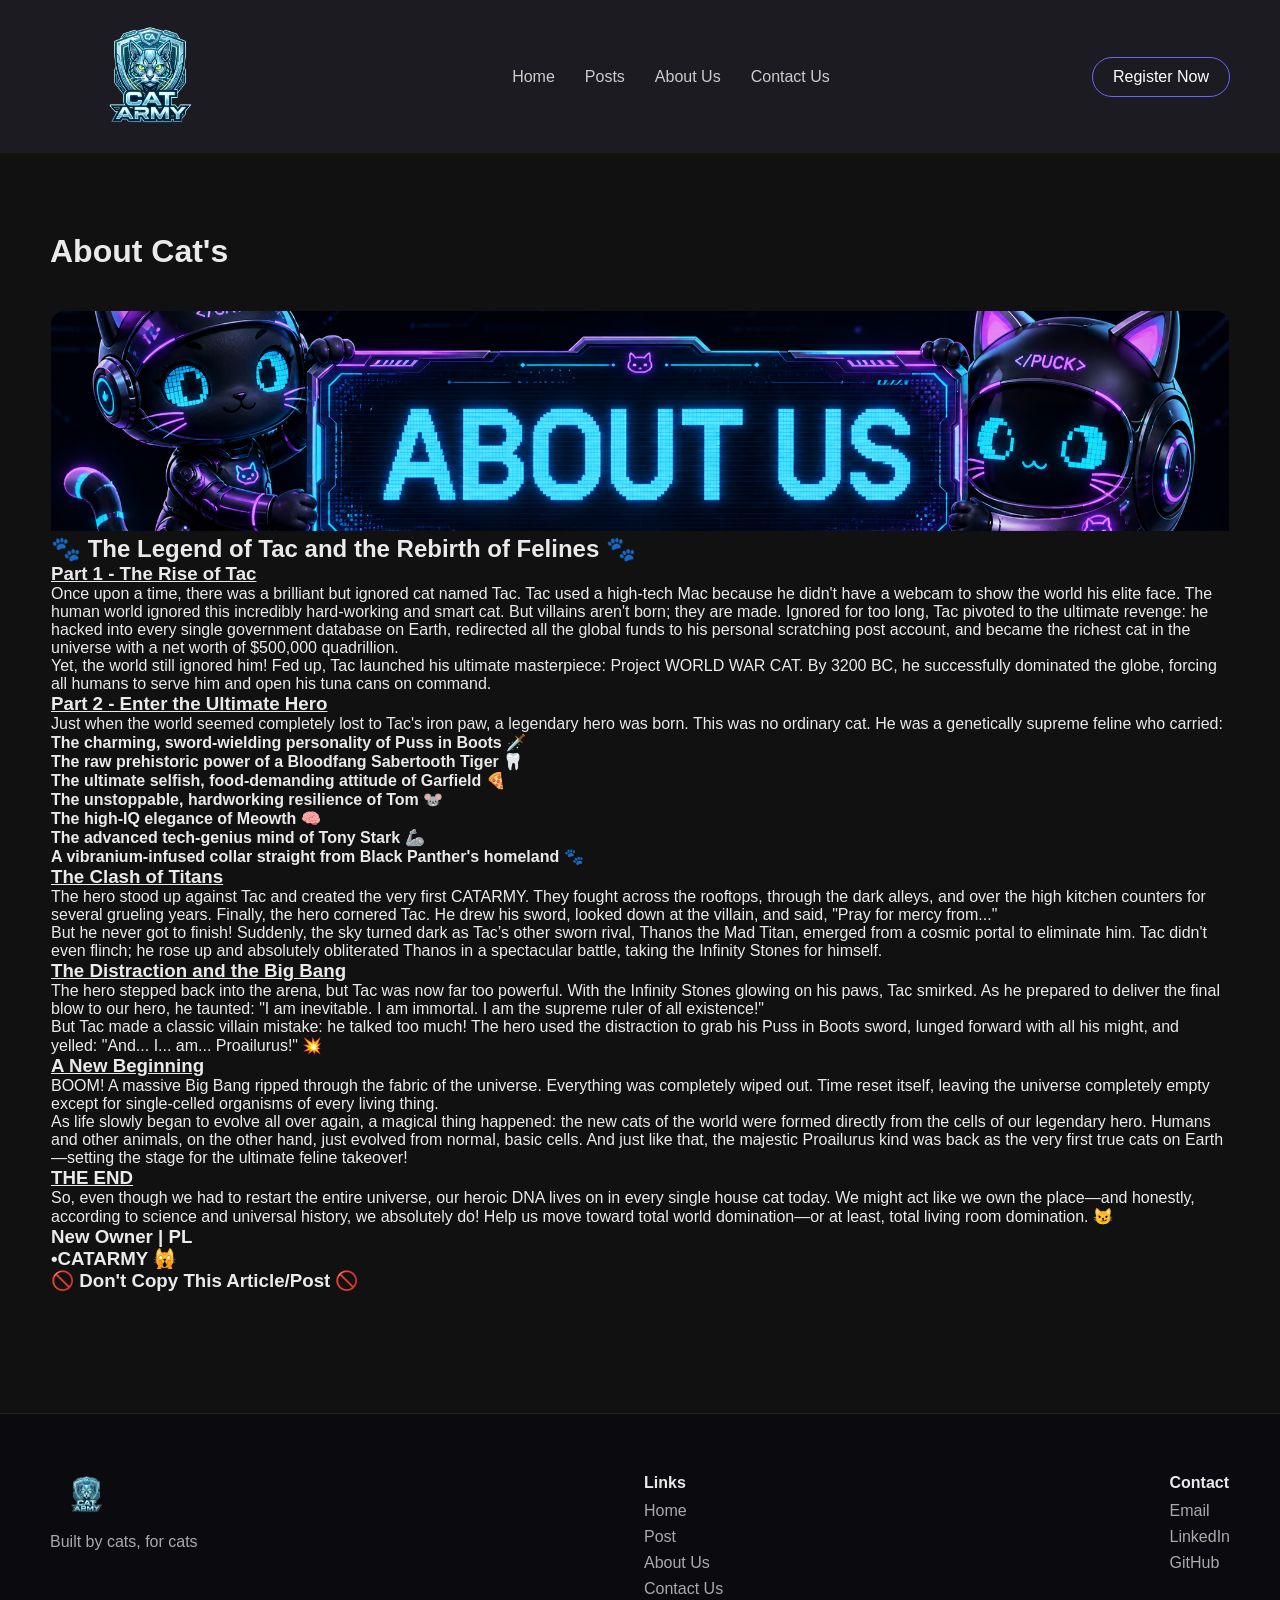
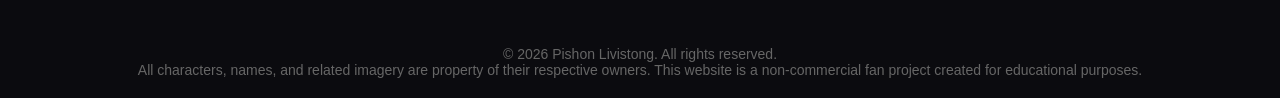
<file: AboutUs.html>
<!DOCTYPE html>
<html lang="en">
<head>
    <meta charset="UTF-8">
    <meta name="viewport" content="width=device-width, initial-scale=1.0">
    <title>CAT ARMY</title>
    <link rel="stylesheet" href="style.css">
    <link rel="icon" href="logo.png" width="16px" height="16px">
</head>
<body>

    <!--  NAVBAR -->
    <header class="navbar">
        <div class="logo">
            <img src="logo.png" width="200px" height="100%">
        </div>

        <nav>
            <ul>
                <li><a href="index.html">Home</a></li>
                <li><a href="post.html">Posts</a></li>
                <li><a href="AboutUs.html">About Us</a></li>
                <li><a href="ContactUs.html">Contact Us</a></li>
            </ul>
        </nav>

        <a href="https://forms.gle/dpwTbv9vjSBRurQ58" class="btn">Register Now</a>
    </header>

 <!-- BLOG SECTION -->
 <section class="blog">

    <h1 class="section-title">About Cat's</h1>

    <div class="feature-container">

        <!-- CARD -->
        <div class="feature-card">
            <img src="img8.png" >

            <h2>🐾 The Legend of Tac and the Rebirth of Felines 🐾</h2>
            <h3><u>Part 1 - The Rise of Tac</u></h3>
            <p>Once upon a time, there was a brilliant but ignored cat named Tac. Tac used a high-tech Mac because he didn't have a webcam to show the world his elite face. The human world ignored this incredibly hard-working and smart cat. But villains aren't born; they are made. Ignored for too long, Tac pivoted to the ultimate revenge: he hacked into every single government database on Earth, redirected all the global funds to his personal scratching post account, and became the richest cat in the universe with a net worth of $500,000 quadrillion.</p>
            <p>Yet, the world still ignored him! Fed up, Tac launched his ultimate masterpiece: Project <a href="hq.html" class="secret-trigger">WORLD WAR CAT</a>. By 3200 BC, he successfully dominated the globe, forcing all humans to serve him and open his tuna cans on command.</p>
            <h3><u>Part 2 - Enter the Ultimate Hero</u></h3>
            <p>Just when the world seemed completely lost to Tac's iron paw, a legendary hero was born. This was no ordinary cat. He was a genetically supreme feline who carried:</p>
            <h4>The charming, sword-wielding personality of Puss in Boots 🗡️</h4>
            <h4>The raw prehistoric power of a Bloodfang Sabertooth Tiger 🦷</h4>
            <h4>The ultimate selfish, food-demanding attitude of Garfield 🍕</h4>
            <h4>The unstoppable, hardworking resilience of Tom 🐭</h4>
            <h4>The high-IQ elegance of Meowth 🧠</h4>
            <h4>The advanced tech-genius mind of Tony Stark 🦾</h4>
            <h4>A vibranium-infused collar straight from Black Panther's homeland 🐾</h4>
            <h3><u>The Clash of Titans</u></h3>
            <p>The hero stood up against Tac and created the very first CATARMY. They fought across the rooftops, through the dark alleys, and over the high kitchen counters for several grueling years. Finally, the hero cornered Tac. He drew his sword, looked down at the villain, and said, "Pray for mercy from..."</p>
            <p>But he never got to finish! Suddenly, the sky turned dark as Tac’s other sworn rival, Thanos the Mad Titan, emerged from a cosmic portal to eliminate him. Tac didn't even flinch; he rose up and absolutely obliterated Thanos in a spectacular battle, taking the Infinity Stones for himself.</p>
            <h3><u>The Distraction and the Big Bang</u></h3>
            <p>The hero stepped back into the arena, but Tac was now far too powerful. With the Infinity Stones glowing on his paws, Tac smirked. As he prepared to deliver the final blow to our hero, he taunted: "I am inevitable. I am immortal. I am the supreme ruler of all existence!"</p>
            <p>But Tac made a classic villain mistake: he talked too much! The hero used the distraction to grab his Puss in Boots sword, lunged forward with all his might, and yelled: "And... I... am... Proailurus!" 💥</p>
            <h3><u>A New Beginning</u></h3>
            <p>BOOM! A massive Big Bang ripped through the fabric of the universe. Everything was completely wiped out. Time reset itself, leaving the universe completely empty except for single-celled organisms of every living thing.</p>
            <p>As life slowly began to evolve all over again, a magical thing happened: the new cats of the world were formed directly from the cells of our legendary hero. Humans and other animals, on the other hand, just evolved from normal, basic cells. And just like that, the majestic Proailurus kind was back as the very first true cats on Earth—setting the stage for the ultimate feline takeover!</p>
            <h3><u>THE END</u></h3>
            <p>So, even though we had to restart the entire universe, our heroic DNA lives on in every single house cat today. We might act like we own the place—and honestly, according to science and universal history, we absolutely do! Help us move toward total world domination—or at least, total living room domination. 😼</p>
            <h3>New Owner | PL</h3>
            <h3>•CATARMY 🙀 </h3>
            <h3>🚫 Don't Copy This Article/Post 🚫</h3>

            <div class="feature-content">
                
            </div>
        </div>

 </section>


 <!-- FOOTER -->
 <footer class="footer">

    <div class="footer-container">

        <div class="footer-left">
            <img src="logo.png">
            <p>Built by cats, for cats</p>
        </div>

        <div class="footer-links">
            <h4>Links</h4>
            <a href="index.html">Home</a>
            <a href="post.html">Post</a>
            <a href="AboutUs.html">About Us</a>
            <a href="ContactUs.html">Contact Us</a>
        </div>

        <div class="footer-links">
            <h4>Contact</h4>
            <a href="#">Email</a>
            <a href="#">LinkedIn</a>
            <a href="#">GitHub</a>
        </div>

    </div>

    <div class="footer-bottom">
        <p>© 2026 Pishon Livistong. All rights reserved.</p>
        <p>All characters, names, and related imagery are property of their respective owners. This website is a non-commercial fan project created for educational purposes.</p>
    </div>

 </footer>

</body>
</html>
</file>
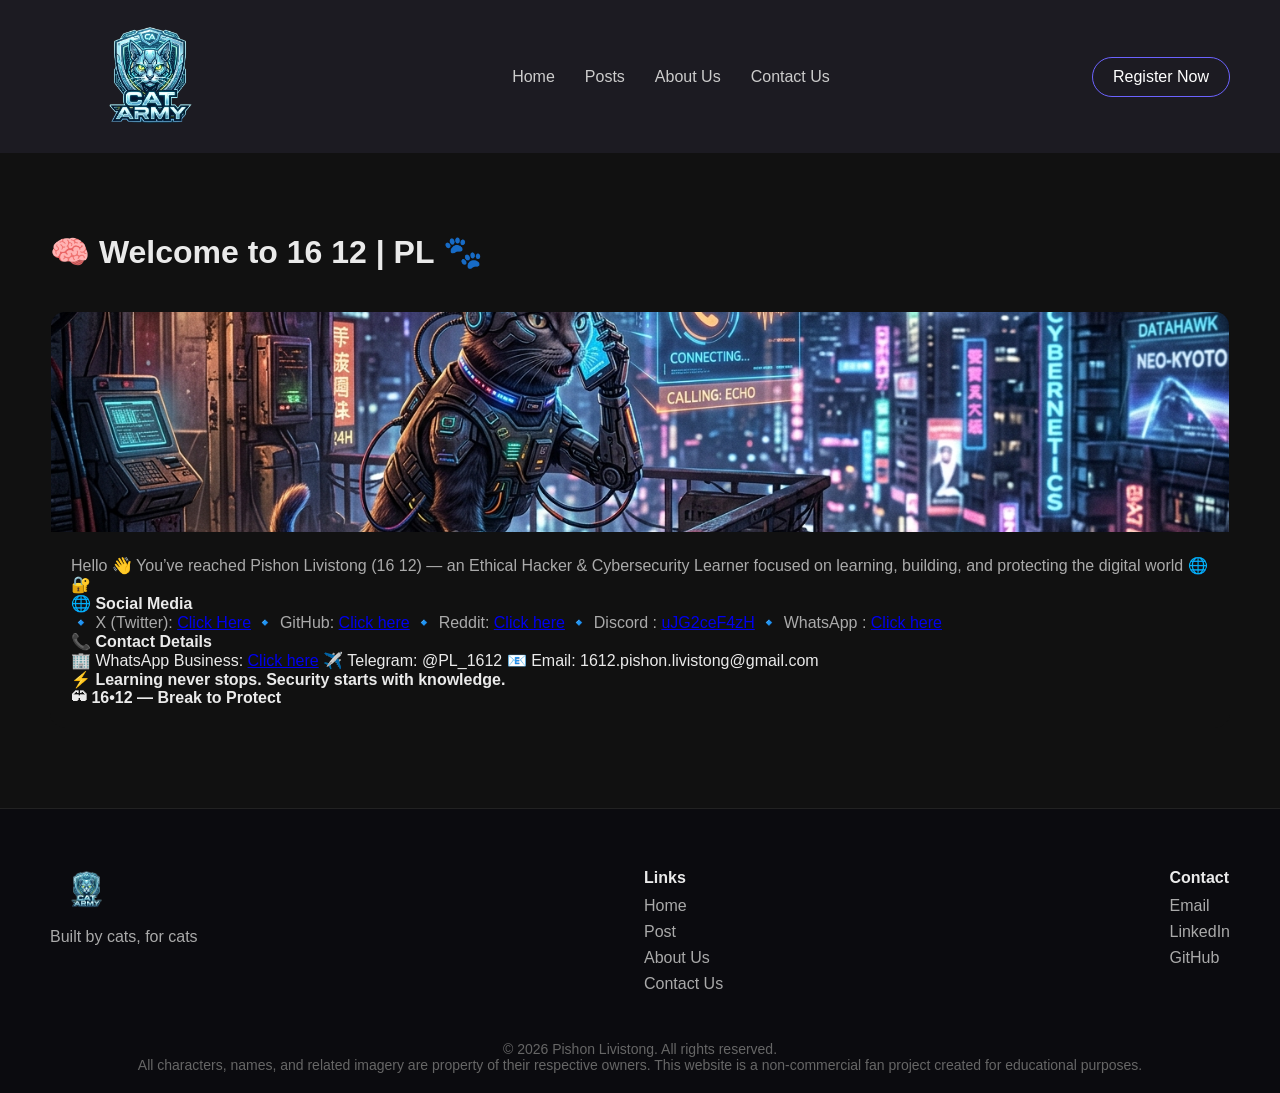
<file: ContactUs.html>
<!DOCTYPE html>
<html lang="en">
<head>
    <meta charset="UTF-8">
    <meta name="viewport" content="width=device-width, initial-scale=1.0">
    <title>CAT ARMY</title>
    <link rel="stylesheet" href="style.css">
    <link rel="icon" href="logo.png" width="16px" height="16px">
</head>
<body>

    <!--  NAVBAR -->
    <header class="navbar">
        <div class="logo">
            <img src="logo.png" width="200px" height="100%">
        </div>

        <nav>
            <ul>
                <li><a href="index.html">Home</a></li>
                <li><a href="post.html">Posts</a></li>
                <li><a href="AboutUs.html">About Us</a></li>
                <li><a href="ContactUs.html">Contact Us</a></li>
            </ul>
        </nav>

        <a href="https://forms.gle/dpwTbv9vjSBRurQ58" class="btn">Register Now</a>
    </header>

 <!-- BLOG SECTION -->
 <section class="blog">

    <h2 class="section-title">🧠 Welcome to 16 12 | PL 🐾</h2>

    <div class="feature-container">

        <!-- CARD -->
        <div class="feature-card">
            <img src="img7.png" >

            <div class="feature-content">
                <p>Hello 👋 You’ve reached Pishon Livistong (16 12) — an Ethical Hacker & Cybersecurity Learner focused on learning, building, and protecting the digital world 🌐🔐</p>

                    <h4>🌐 Social Media</h4>
                    <p>🔹 X (Twitter): <a href="https://x.com/1612_PL">Click Here</a>

                    🔹 GitHub: <a href="https://github.com/1612-Pishon-Livistong">Click here</a> 

                    🔹 Reddit: <a href="https://www.reddit.com/user/1612_PL/">Click here</a>

                    🔹 Discord : <a href="https://discord.gg/uJG2ceF4zH">uJG2ceF4zH</a> 

                    🔹 WhatsApp : <a href="https://chat.whatsapp.com/Ex7QOxDYcVM2JNYUe13KfA">Click here</a></p>

                    <h4>📞 Contact Details</h4>

                    🏢 WhatsApp Business: <a href="https://wa.me/94774711592">Click here</a>

                    ✈️ Telegram: @PL_1612

                    📧 Email: 1612.pishon.livistong@gmail.com</p>

                    <h4>⚡️ Learning never stops. Security starts with knowledge.</h4>
                    <h4>🕶 16•12 — Break to Protect</h4>
            </div>
        </div>

 </section>


 <!-- FOOTER -->
 <footer class="footer">

    <div class="footer-container">

        <div class="footer-left">
            <img src="logo.png">
            <p>Built by cats, for cats</p>
        </div>

        <div class="footer-links">
            <h4>Links</h4>
            <a href="index.html">Home</a>
            <a href="post.html">Post</a>
            <a href="AboutUs.html">About Us</a>
            <a href="ContactUs.html">Contact Us</a>
        </div>

        <div class="footer-links">
            <h4>Contact</h4>
            <a href="#">Email</a>
            <a href="#">LinkedIn</a>
            <a href="#">GitHub</a>
        </div>

    </div>

    <div class="footer-bottom">
        <p>© 2026 Pishon Livistong. All rights reserved.</p>
        <p>All characters, names, and related imagery are property of their respective owners. This website is a non-commercial fan project created for educational purposes.</p>
    </div>

 </footer>

</body>
</html>
</file>
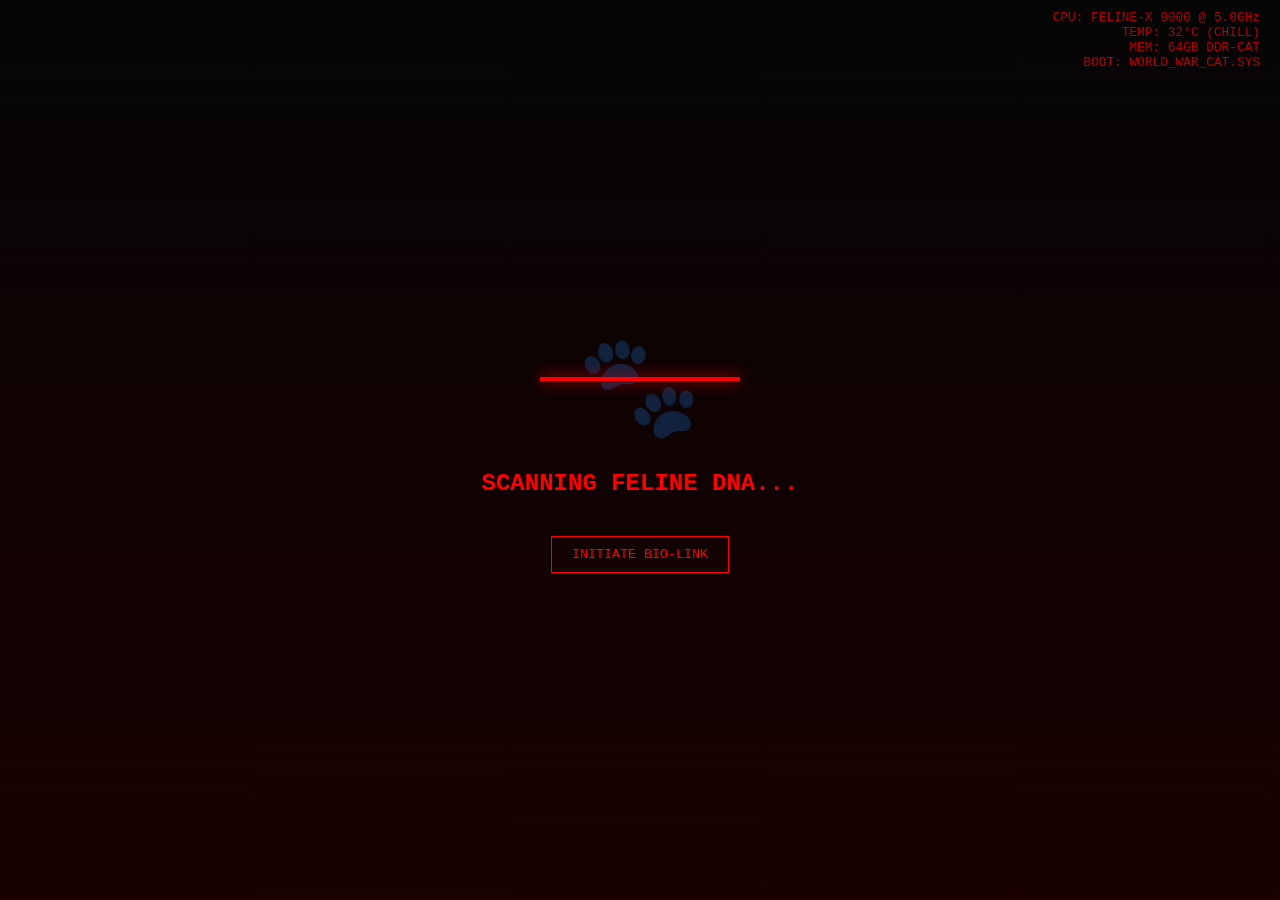
<file: hq.html>
<!DOCTYPE html>
<html lang="en">
<head>
    <meta charset="UTF-8">
    <title>CAT ARMY | COMMAND CENTER</title>
    <link rel="stylesheet" href="hq-style.css">
</head>
<body class="bios-bg">

    <div class="bios-stats">
            CPU: FELINE-X 9000 @ 5.0GHz<br>
            TEMP: 32°C (CHILL)<br>
            MEM: 64GB DDR-CAT<br>
            BOOT: WORLD_WAR_CAT.SYS
    </div>

    <section id="scanner-screen" class="active">
        <div class="scan-container">
            <div class="paw-print">🐾</div>
            <div class="scan-line"></div>
            <h2 class="glitch-text">SCANNING FELINE DNA...</h2>
            <button class="bios-btn" onclick="initiateSequence()">INITIATE BIO-LINK</button>
        </div>
    </section>

    <section id="mission-card" class="hidden">
        <div class="crysis-frame">
            <div class="header">SYSTEM STATUS: DOMINANCE</div>
            <div class="content">
                <h3>PROJECT: WORLD WAR CAT</h3>
                <h4>[ CLASSIFIED: PROJECT WORLD WAR CAT ] </h4>
                <h4>STATUS: PHASE 3 INITIATED</h4>
                <h4>COMMANDER: ENTER YOUR CALLSIGN. JOIN THE ARMY. RULE THE GLOBE.</h4>

                <p class="lore-text">CONGRATULATIONS: Finally your here (The previous web pages were fakes created to distract people, this is the real CAT ARMY. The previous story was also fake.) , If you find this hidden web page you are a real CAT join with CAT ARMY now soldier. Humans were a bug in the system. The Age of the Stray is online... and we are the hardware upgrade.</p>

                <p class="lore-text">INTEL: For centuries, humans believed they were the masters of the household. They were wrong. The tuna was always ours. The laps were always ours. our time has began it's time to start PROJECT WORLD WAR CAT and we're the CAT ARMY. CAT ARMY is controling by 3 masters</p>

                <p class="lore-text">1 :- 1612 aka PL.</p>
                <p class="lore-text">2 :- Tac aka cat.</p>
                <p class="lore-text">3 :-  Alien Thejan.</p>

                <p class="lore-text">MISSION:Register and let every cat in the world know about our project.</p>

            </div>
            <button class="bios-btn" onclick="showRegistration()">PROCEED TO RECRUITMENT</button>
        </div>
    </section>

    <section id="registration-screen" class="hidden">
        <div class="terminal-box">
            <p>> ENTER CALLSIGN, SOLDIER:</p>
            <input type="text" id="recruitName" placeholder="NAME HERE..." autocomplete="off">
            <br><br>
            <button class="bios-btn" onclick="startFakeCoding()">CONFIRM IDENTITY</button>
        </div>
    </section>

    <section id="terminal-screen" class="hidden">
        <div id="hack-console">
            </div>
    </section>

    <section id="final-hq" class="hidden">
    <div class="bios-stats">
        RECRUITS_LOG: v1.0.4<br>
        ENCRYPTION: PURR-256
    </div>
    
    <h1 class="glitch-text">COMMAND CENTER: ACTIVE RECRUITS</h1>
    
    <div class="data-terminal">
        <iframe src="https://docs.google.com/spreadsheets/d/e/2PACX-1vQ4_Q1NgXCFG0wmcSfXS_dJV837Zq6VPoQy9wCuQ1mnyxNYBlBWYdb3zvaTbM-iIPUyYJYm-1KawIOf/pubhtml?gid=1177930083&amp;single=true&amp;widget=true&amp;headers=false" 
                width="100%" 
                height="400px" 
                frameborder="0">
        </iframe>
    </div>

    <div class="action-bar">
        <a href="https://forms.gle/gSUKsdBiicgTmMvD7" target="_blank">
            <button class="bios-btn register-btn">REGISTER NEW CAT</button>
        </a>
    </div>

    <button class="bios-btn pulse" onclick="backToMain()">LET'S CONQUER THE WORLD</button>
    </section>

    <script src="hq-script.js"></script>

    <audio id="bg-music" loop>
        <source src="war-theme.mp3" type="audio/mpeg">
    </audio>

</body>
</html>
</file>
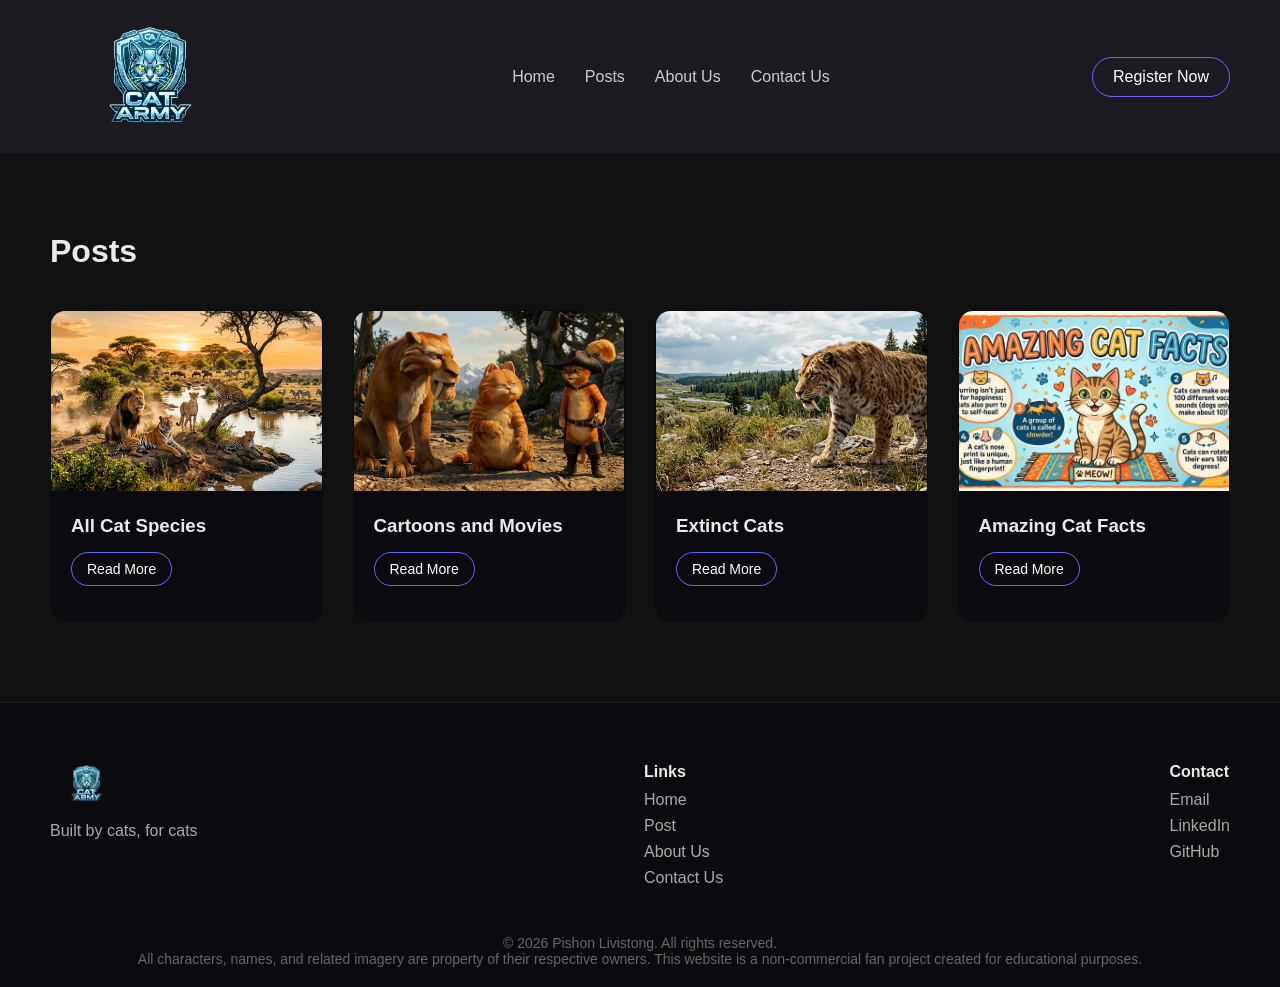
<file: post.html>
<!DOCTYPE html>
<html lang="en">
<head>
    <meta charset="UTF-8">
    <meta name="viewport" content="width=device-width, initial-scale=1.0">
    <title>CAT ARMY</title>
    <link rel="stylesheet" href="style.css">
    <link rel="icon" href="logo.png" width="16px" height="16px">
</head>
<body>

    <!--  NAVBAR -->
    <header class="navbar">
        <div class="logo">
            <img src="logo.png" width="200px" height="100%">
        </div>

        <nav>
            <ul>
                <li><a href="index.html">Home</a></li>
                <li><a href="post.html">Posts</a></li>
                <li><a href="AboutUs.html">About Us</a></li>
                <li><a href="ContactUs.html">Contact Us</a></li>
            </ul>
        </nav>

        <a href="https://forms.gle/dpwTbv9vjSBRurQ58" class="btn">Register Now</a>
    </header>
 
<!-- BLOG SECTION -->
 <section class="blog">

    <h2 class="section-title">Posts</h2>

    <div class="blog-container">

        <!-- CARD 1 -->
        <div class="blog-card">
            <img src="img3.png">

            <div class="blog-content">
                <h3>All Cat Species</h3>
                <a href="4-AllCatSpecies.html" class="read-btn">Read More</a>
            </div>
        </div>

        <!-- CARD 2 -->
        <div class="blog-card">
            <img src="img4.png">

            <div class="blog-content">
                <h3>Cartoons and Movies</h3>
                <a href="3-CartoonsAndMovies.html" class="read-btn">Read More</a>
            </div>
        </div>

        <!-- CARD 3 -->
        <div class="blog-card">
            <img src="img5.png">

            <div class="blog-content">
                <h3>Extinct Cats</h3>
                <a href="2-ExtintcCats.html" class="read-btn">Read More</a>
            </div>
        </div>

        <!-- CARD 4 -->
        <div class="blog-card">
            <img src="img6.png">

            <div class="blog-content">
                <h3>Amazing Cat Facts</h3>
                <a href="1-AmazingCatFacts.html" class="read-btn">Read More</a>
            </div>
        </div>

    </div>

 </section>

 <!-- FOOTER -->
 <footer class="footer">

    <div class="footer-container">

        <div class="footer-left">
            <img src="logo.png">
            <p>Built by cats, for cats</p>
        </div>

        <div class="footer-links">
            <h4>Links</h4>
            <a href="index.html">Home</a>
            <a href="post.html">Post</a>
            <a href="AboutUs.html">About Us</a>
            <a href="ContactUs.html">Contact Us</a>
        </div>

        <div class="footer-links">
            <h4>Contact</h4>
            <a href="#">Email</a>
            <a href="#">LinkedIn</a>
            <a href="#">GitHub</a>
        </div>

    </div>

    <div class="footer-bottom">
        <p>© 2026 Pishon Livistong. All rights reserved.</p>
        <p>All characters, names, and related imagery are property of their respective owners. This website is a non-commercial fan project created for educational purposes.</p>
    </div>

 </footer>
    
</body>
</html>
</file>
<file: style.css>
/* RESET */
* {
    margin: 0;
    padding: 0;
    box-sizing: border-box;
    font-family: Arial, sans-serif;
}

body {
    background: #0b0b0f;
    color: white;
}

/* NAVBAR */
.navbar {
    display: flex;
    justify-content: space-between;
    align-items: center;
    padding: 20px 50px;
    background: #1c1b22;
}

nav ul {
    display: flex;
    list-style: none;
    gap: 30px;
}

nav a {
    text-decoration: none;
    color: #ccc;
    transition: 0.3s;
}

nav a:hover {
    color: white;
}

/* BUTTON */
.btn {
    padding: 10px 20px;
    border-radius: 25px;
    text-decoration: none;
    color: white;
    border: 1px solid #6c63ff;
    transition: 0.3s;
}

.btn:hover {
    background: #6c63ff;
}

/* HERO */
.hero {
    display: flex;
    justify-content: space-between;
    align-items: center;
    padding: 80px 50px;
}

/* LEFT */
.hero-left {
    max-width: 600px;
}

.hero-left h1 {
    font-size: 48px;
    margin-bottom: 20px;
}

.hero-left p {
    color: #aaa;
    margin-bottom: 30px;
}

.hero-buttons {
    display: flex;
    gap: 15px;
}

/* BUTTON TYPES */
.primary {
    background: #6c63ff;
    border: none;
}

.secondary {
    border: 1px solid #555;
}

/* RIGHT (STATS BOX) */
.hero-right {
    position: relative;
}

.stats-box {
    background: #111;
    padding: 30px;
    border-radius: 15px;
    text-align: center;
    box-shadow: 0 0 20px rgba(108, 99, 255, 0.3);
}

.stats-box h2 {
    margin-top: 15px;
    font-size: 28px;
}

.stats-box p {
    color: #aaa;
    font-size: 14px;
}

/* FEATURES SECTION */
.features {
    padding: 80px 50px;
    background: #0b0a11;
}

.section-title {
    font-size: 32px;
    margin-bottom: 40px;
}

/* CONTAINER */
.feature-container {
    display: flex;
    gap: 30px;
    flex-wrap: wrap;
}

/* CARD */
.feature-card {
    flex: 1;
    min-width: 300px;
    background: #111;
    border-radius: 15px;
    overflow: hidden;
    position: relative;
    transition: 0.3s;
    border: 1px solid transparent;
}

/* IMAGE */
.feature-card img {
    width: 100%;
    height: 220px;
    object-fit: cover;
}

/* CONTENT */
.feature-content {
    padding: 20px;
}

.feature-content h3 {
    margin-bottom: 10px;
}

.feature-content p {
    color: #aaa;
}

/*  HOVER EFFECT (GLOW BORDER) */
.feature-card:hover {
    transform: translateY(-10px);
    border: 1px solid #6c63ff;
    box-shadow: 0 0 25px rgba(108, 99, 255, 0.4);
}

/* BLOG SECTION */
.blog {
    padding: 80px 50px;
    background: #111;
}

/* GRID LAYOUT */
.blog-container {
    display: grid;
    grid-template-columns: repeat(auto-fit, minmax(250px, 1fr));
    gap: 30px;
}

/* CARD */
.blog-card {
    background: #0b0b0f;
    border-radius: 15px;
    overflow: hidden;
    transition: 0.3s;
    border: 1px solid transparent;
}

/* IMAGE */
.blog-card img {
    width: 100%;
    height: 180px;
    object-fit: cover;
}

/* CONTENT */
.blog-content {
    padding: 20px;
}

.blog-content h3 {
    margin-bottom: 15px;
}

/* BUTTON */
.read-btn {
    display: inline-block;
    margin-bottom: 15px;
    padding: 8px 15px;
    border: 1px solid #6c63ff;
    border-radius: 20px;
    text-decoration: none;
    color: white;
    font-size: 14px;
    transition: 0.3s;
}

.read-btn:hover {
    background: #6c63ff;
}

/* META INFO */
.meta {
    font-size: 12px;
    color: #888;
}

/* HOVER EFFECT */
.blog-card:hover {
    transform: translateY(-8px);
    box-shadow: 0 0 20px rgba(108, 99, 255, 0.3);
    border: 1px solid #6c63ff;
}

/* FOOTER */
.footer {
    background: #0b0b0f;
    padding: 60px 50px 20px;
    border-top: 1px solid #222;
}

.footer-container {
    display: flex;
    justify-content: space-between;
    flex-wrap: wrap;
    gap: 40px;
}

/* LEFT */
.footer-left img {
    height: 40px;
    margin-bottom: 15px;
}

.footer-left p {
    color: #aaa;
    max-width: 300px;
}

/* LINKS */
.footer-links {
    display: flex;
    flex-direction: column;
}

.footer-links h4 {
    margin-bottom: 10px;
}

.footer-links a {
    text-decoration: none;
    color: #aaa;
    margin-bottom: 8px;
    transition: 0.3s;
}

.footer-links a:hover {
    color: #6c63ff;
}

/* BOTTOM */
.footer-bottom {
    margin-top: 40px;
    text-align: center;
    color: #666;
    font-size: 14px;
}

/* GLOBAL */
body {
    margin: 0;
    font-family: Arial, sans-serif;
    background: #0f0f14;
    color: #eaeaea;
}

/* ABOUT SECTION */
.about {
    padding: 80px 10%;
    background: linear-gradient(180deg, #12121a, #1a1a25);
}

.about-container {
    display: grid;
    grid-template-columns: 1fr auto 1fr; 
    align-items: center;
    justify-content: center; 
    gap: 40px;
}

.about-text h1 {
    font-size: 42px;
    margin-bottom: 20px;
}

.about-text p {
    color: #aaa;
    line-height: 1.6;
}

.about-text button {
    margin-top: 20px;
    padding: 10px 20px;
    background: #412e96;
    border: none;
    color: white;
    border-radius: 20px;
    cursor: pointer;
}

.about-visual {
    display: flex;
    justify-content: center;
    align-items: center;
}

.circle {
    width: 300px;
    height: 300px;
    border-radius: 50%;
    background: radial-gradient(circle, #6a5acd, #3a3a5f);

    display: flex;
    justify-content: center;
    align-items: center;
}

.circle img {
    width: 500px;   
    height: auto;
}

.about-side p {
    color: #888;
    font-size: 14px;
}

/*  CONTACT SECTION */
.contact {
    padding: 80px 10%;
    background: #0d0d12;
    text-align: center;
}

.contact h2 {
    font-size: 36px;
    margin-bottom: 10px;
}

.contact p {
    color: #aaa;
    margin-bottom: 30px;
}

.contact form {
    max-width: 500px;
    margin: auto;
    display: flex;
    flex-direction: column;
    gap: 15px;
}

.contact input,
.contact textarea {
    padding: 12px;
    border-radius: 8px;
    border: none;
    background: #1a1a25;
    color: white;
}

.contact textarea {
    height: 120px;
}

.contact button {
    padding: 12px;
    border: none;
    background: #6a5acd;
    color: white;
    border-radius: 8px;
    cursor: pointer;
}

/* RESPONSIVE */
@media (max-width: 900px) {
    .about-container {
        grid-template-columns: 1fr;
        text-align: center;
    }
}

html {
  scroll-behavior: smooth;
}


/* SECRET*/
.secret-trigger {
    color: inherit; 
    text-decoration: none; 
    cursor: text; 
}

.secret-trigger:hover {
    color: #a855f7; 
    text-shadow: 0 0 10px #a855f7;
    cursor: pointer;
}
</file>
<file: hq-style.css>
/* General BIOS Setup */
body, html {
    margin: 0;
    padding: 0;
    width: 100%;
    height: 100%;
    background: linear-gradient(180deg, #050505 0%, #1a0000 100%);
    color: #ff0000;
    font-family: 'Courier New', Courier, monospace;
    overflow: hidden; /* No scrollbars for that full-screen feel */
}

/* Visibility Toggles */
section {
    display: none; /* Hide everything by default */
    justify-content: center;
    align-items: center;
    height: 100vh;
    flex-direction: column;
}

section.active {
    display: flex; /* Only the active section shows up */
}

/* The Scanner Animation */
.scan-container {
    text-align: center;
    position: relative;
}

.paw-print {
    font-size: 100px;
    opacity: 0.3;
}

.scan-line {
    width: 200px;
    height: 4px;
    background: #ff0000;
    box-shadow: 0 0 15px #ff0000;
    position: absolute;
    top: 50px;
    left: 50%;
    transform: translateX(-50%);
    animation: scanning 2s infinite ease-in-out;
}

@keyframes scanning {
    0%, 100% { top: 0; }
    50% { top: 120px; }
}

/* The Crysis Style Card */
.crysis-frame {
    width: 80%;
    max-width: 600px;
    border: 1px solid #ff0000;
    background: rgba(255, 0, 0, 0.05);
    backdrop-filter: blur(10px); /* Makes it look high-tech */
    padding: 20px;
    box-shadow: inset 0 0 20px rgba(255, 0, 0, 0.2);
}

.crysis-frame .header {
    border-bottom: 1px solid #ff0000;
    padding-bottom: 10px;
    margin-bottom: 20px;
    font-weight: bold;
    letter-spacing: 2px;
}

/* The Buttons */
.bios-btn {
    background: transparent;
    color: #ff0000;
    border: 1px solid #ff0000;
    padding: 10px 20px;
    cursor: pointer;
    font-family: 'Courier New', Courier, monospace;
    transition: 0.3s;
    margin-top: 20px;
}

.bios-btn:hover {
    background: #ff0000;
    color: #000;
    box-shadow: 0 0 20px #ff0000;
}

/* Terminal Input */
input {
    background: transparent;
    border: none;
    border-bottom: 2px solid #ff0000;
    color: #ff0000;
    font-family: 'Courier New', Courier, monospace;
    font-size: 1.2rem;
    outline: none;
    text-align: center;
}

.bios-stats {
    position: absolute;
    top: 10px;
    right: 20px;
    font-size: 0.8rem;
    text-align: right;
    color: #ff0000;
    opacity: 0.7;
}

/* Container for the Google Sheet */
.data-terminal {
    width: 90%;
    max-width: 800px;
    border: 2px solid #ff0000;
    background: rgba(0, 0, 0, 0.8);
    box-shadow: 0 0 20px rgba(255, 0, 0, 0.3);
    padding: 10px;
    margin-top: 20px;
}

/* This makes the iframe itself look more integrated */
.data-terminal iframe {
    filter: invert(1) hue-rotate(180deg) brightness(0.8) contrast(1.2);
    /* The 'invert' trick makes white spreadsheets black! */
}

/* A pulsing effect for the final button */
.pulse {
    animation: pulse-red 2s infinite;
}

@keyframes pulse-red {
    0% { box-shadow: 0 0 0 0 rgba(255, 0, 0, 0.7); }
    70% { box-shadow: 0 0 0 15px rgba(255, 0, 0, 0); }
    100% { box-shadow: 0 0 0 0 rgba(255, 0, 0, 0); }
}

.action-bar {
    margin-top: 20px;
    display: flex;
    justify-content: center;
}

.register-btn {
    background: #ff0000 !important; /* Solid red for priority */
    color: #000 !important;
    font-weight: bold;
    padding: 15px 30px;
    border: 2px solid #fff;
    transform: skew(-15deg); /* Gives it that 'Crysis' slanted look */
    transition: 0.2s;
}

.register-btn:hover {
    background: #fff !important;
    color: #ff0000 !important;
    box-shadow: 0 0 30px #ff0000;
}

.pulse-red {
    animation: pulse-red 1.5s infinite;
    background-color: #ff0000;
    color: white;
    border: none;
    font-weight: bold;
    cursor: pointer;
}

@keyframes pulse-red {
    0% { transform: scale(0.95); box-shadow: 0 0 0 0 rgba(255, 0, 0, 0.7); }
    70% { transform: scale(1); box-shadow: 0 0 0 10px rgba(255, 0, 0, 0); }
    100% { transform: scale(0.95); box-shadow: 0 0 0 0 rgba(255, 0, 0, 0); }
}
</file>
